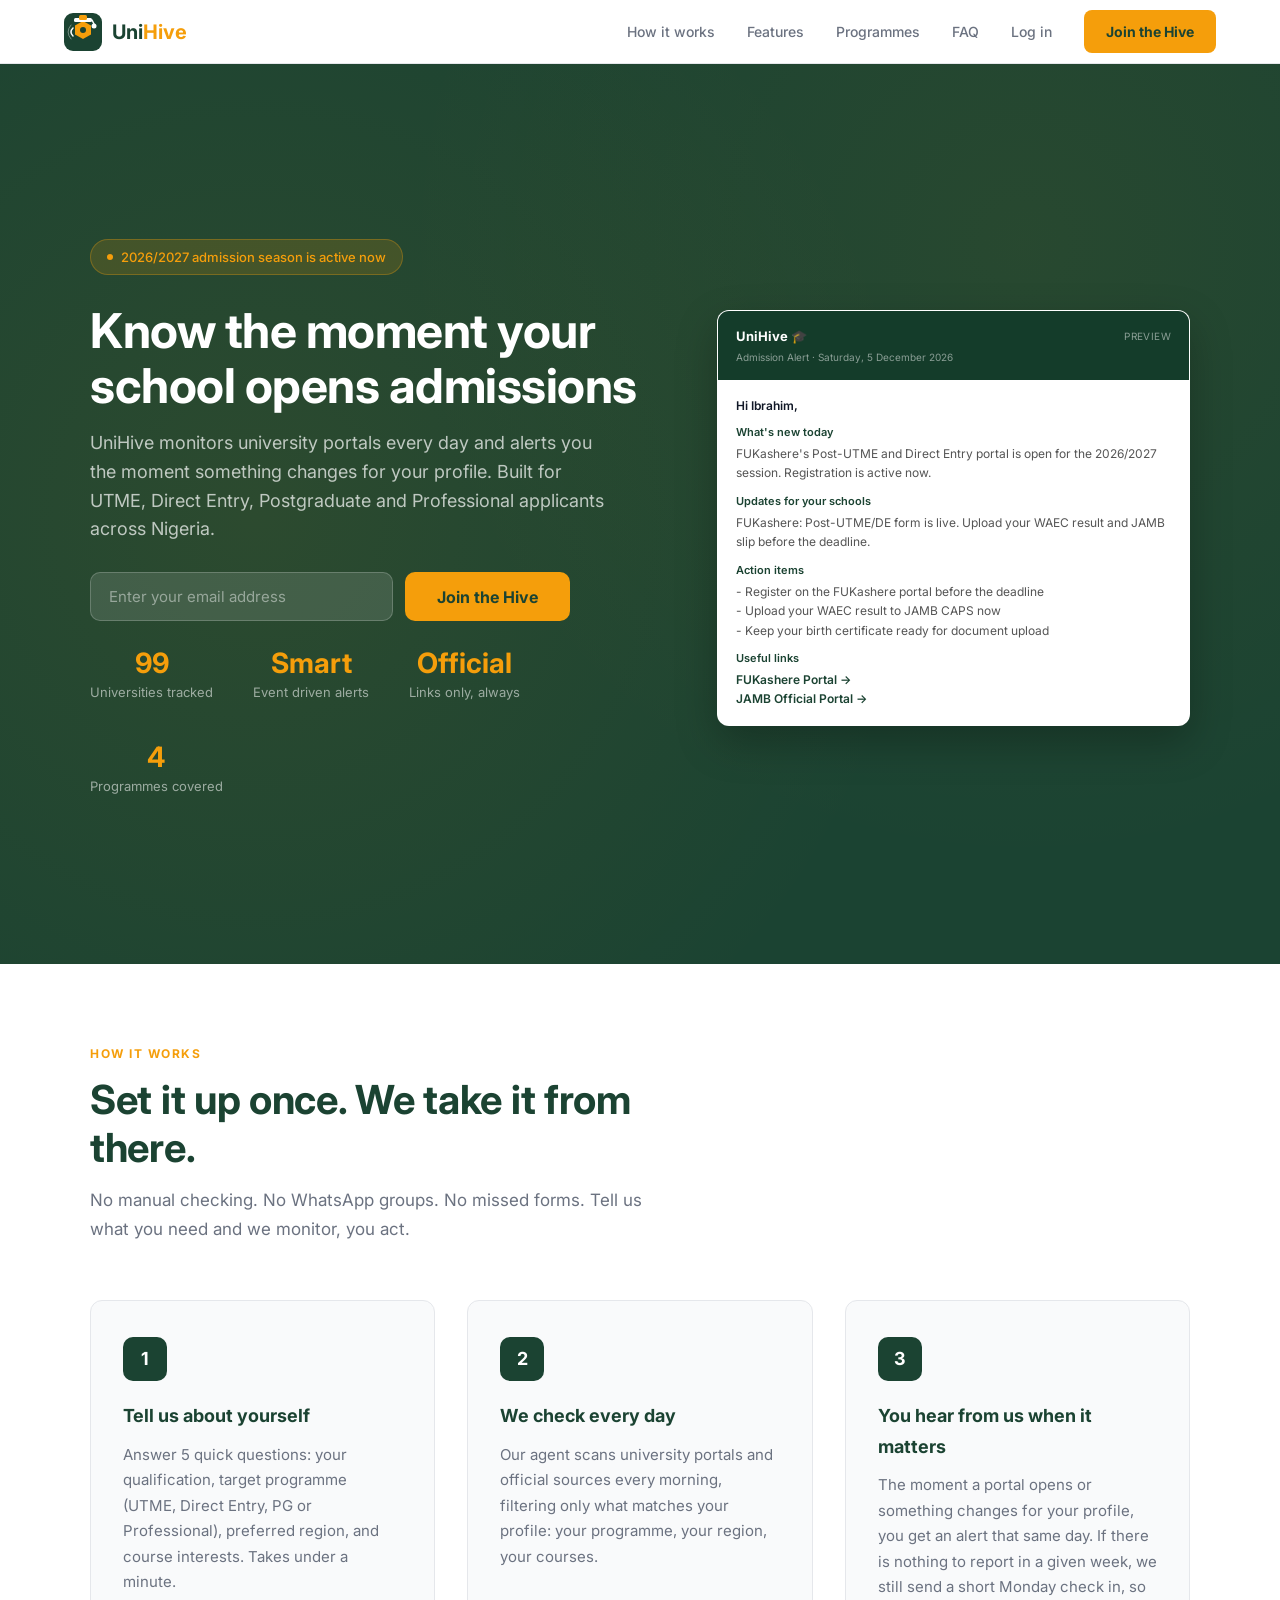
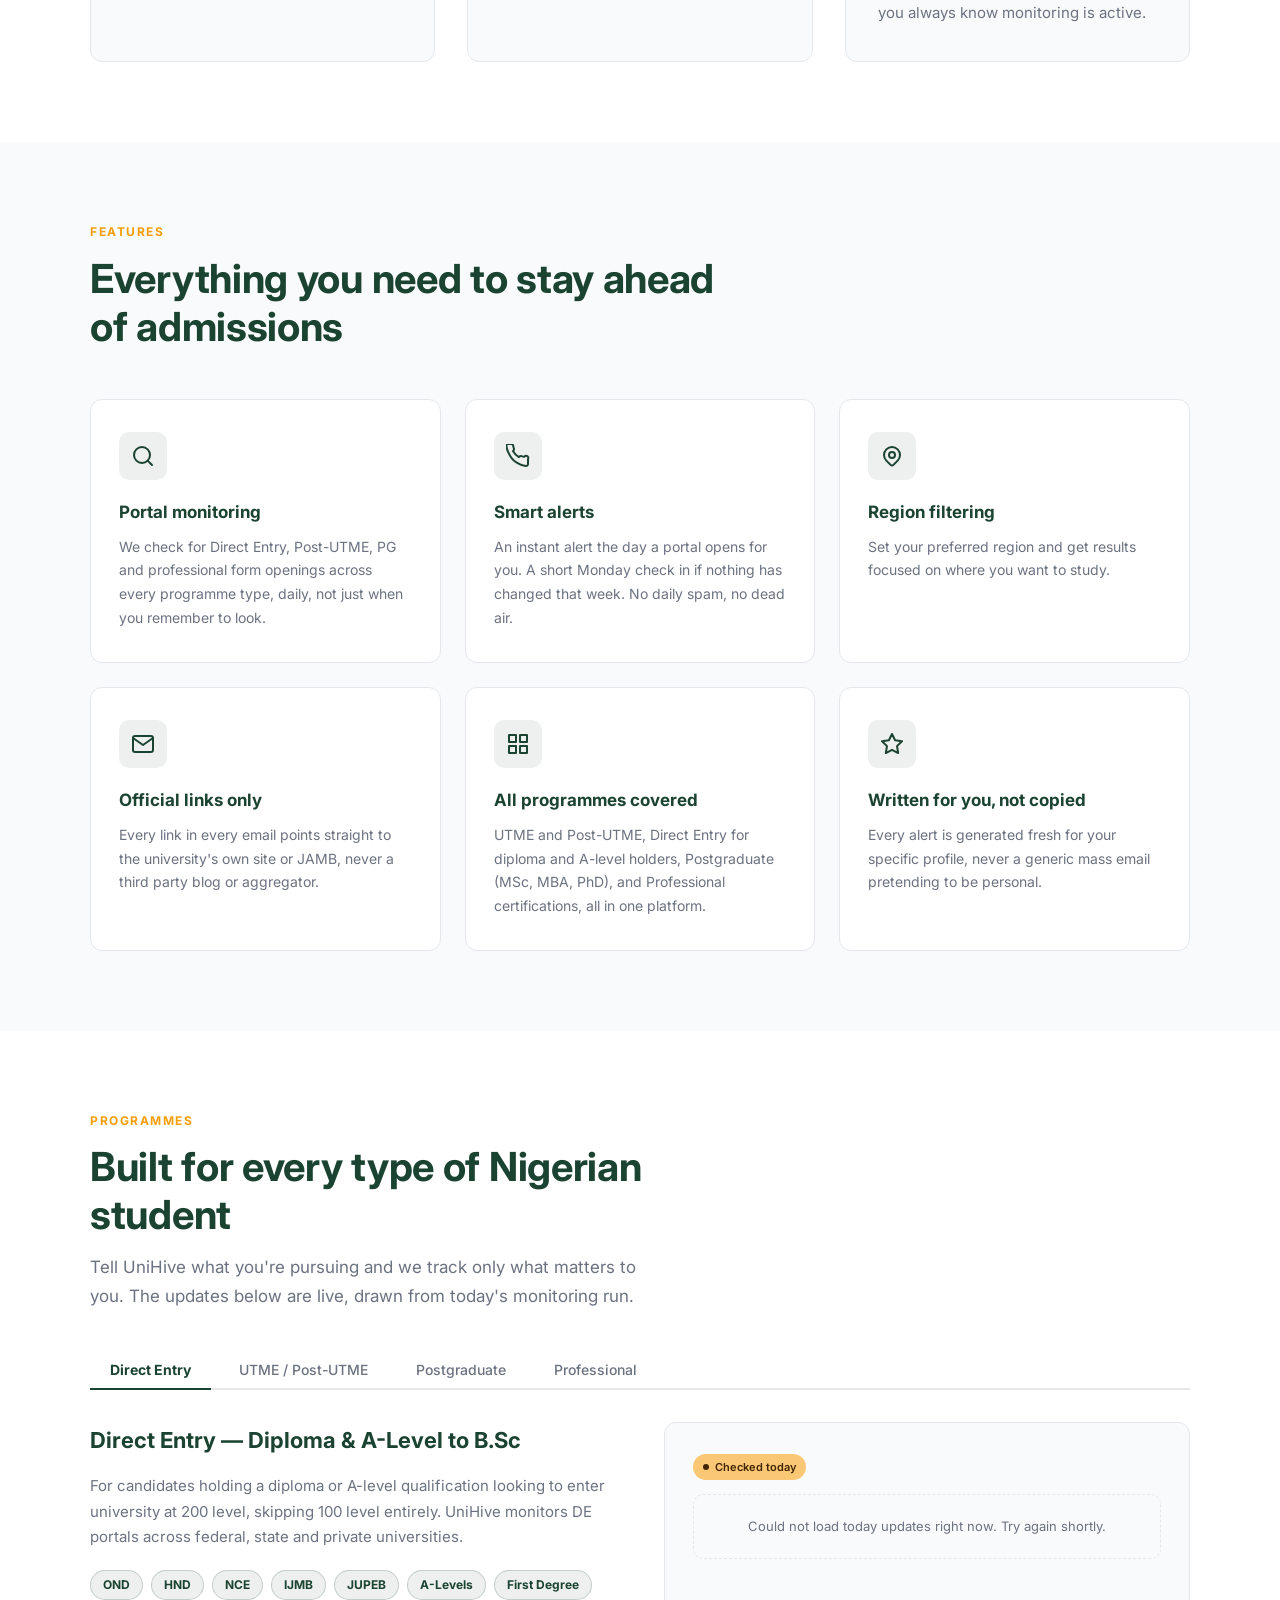
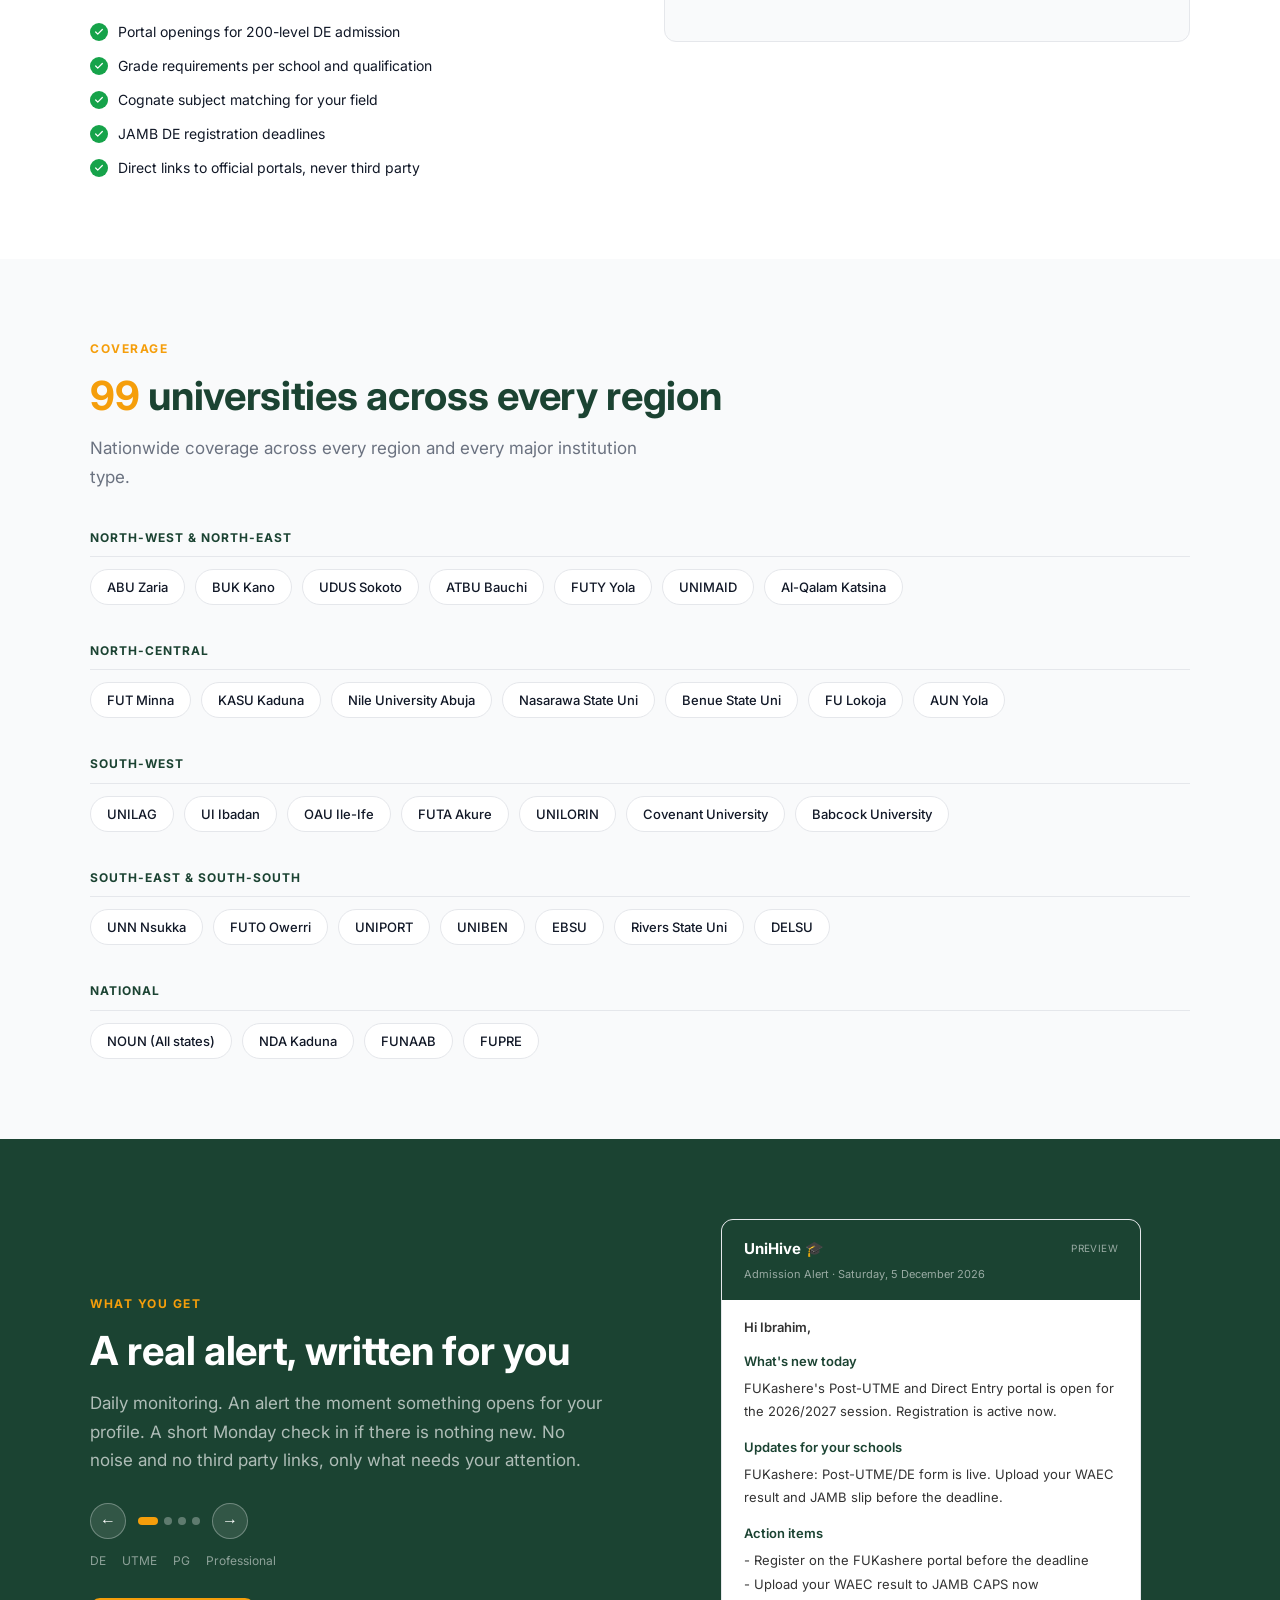
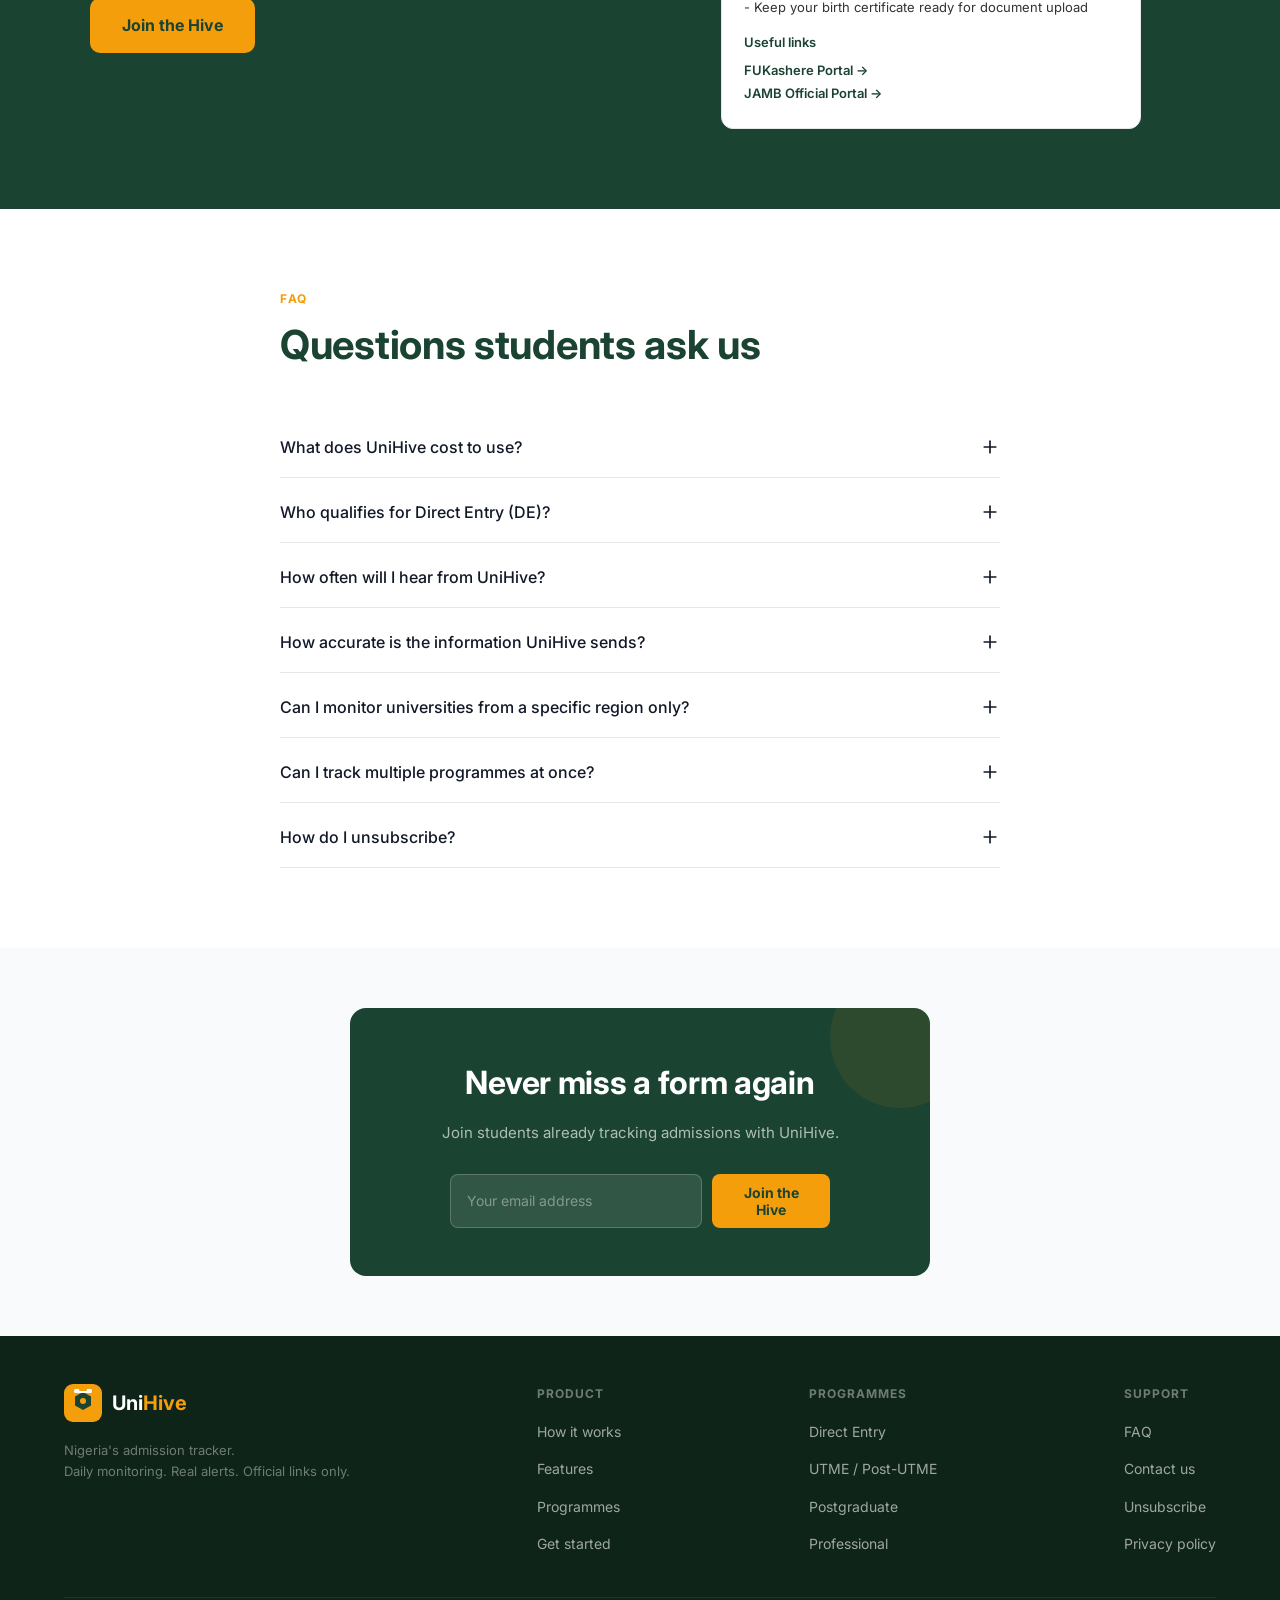
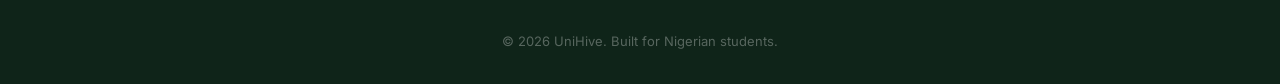
<file: index.html>
<!doctype html>
<html lang="en">
  <head>
    <meta charset="UTF-8" />
    <meta
      name="viewport"
      content="width=device-width, initial-scale=1.0, viewport-fit=cover"
    />
    <title>UniHive — Every Admission. Every Deadline. One Hive.</title>
    <link rel="icon" type="image/svg+xml" href="assets/favicon.svg" />
    <link rel="apple-touch-icon" href="assets/favicon.svg" />
    <meta name="theme-color" content="#0F2B1F" />
    <meta
      name="description"
      content="Nigeria's admission tracker. UniHive watches university portals daily and sends personalized alerts for UTME, Direct Entry, Postgraduate and Professional applicants the moment something opens."
    />
    <link rel="preconnect" href="https://fonts.googleapis.com" />
    <link rel="preconnect" href="https://fonts.gstatic.com" crossorigin />
    <link
      href="https://fonts.googleapis.com/css2?family=Inter:wght@400;500;700&display=swap"
      rel="stylesheet"
    />
    <link rel="stylesheet" href="css/styles.css" />
    <style>
      .prog-visual { min-height: 220px; }
      .prog-update-card {
        background: #F9FAFB;
        border: 1px solid #E5E7EB;
        border-radius: 10px;
        padding: 14px 16px;
        margin-bottom: 10px;
      }
      .prog-update-card .school-name { font-weight: 600; color: #111827; font-size: 14px; margin-bottom: 4px; }
      .prog-update-card .school-detail { color: #6B7280; font-size: 13px; line-height: 1.5; margin-bottom: 8px; }
      .prog-update-card a.school-link {
        color: #1B4332; font-size: 13px; font-weight: 600; text-decoration: none;
      }
      .prog-update-card a.school-link:hover { text-decoration: underline; }
      .prog-empty, .prog-loading {
        color: #6B7280;
        font-size: 13px;
        padding: 20px 16px;
        text-align: center;
        border: 1px dashed #E5E7EB;
        border-radius: 10px;
      }
      .badge-checked {
        display: inline-flex; align-items: center; gap: 6px;
        font-size: 11px; color: #412402; background: #FAC775;
        padding: 4px 10px; border-radius: 20px; margin-bottom: 14px; font-weight: 600;
      }
      .badge-checked .badge-dot {
        width: 6px; height: 6px; border-radius: 50%; background: #412402; display: inline-block;
      }
      .uni-count-highlight { color: #F59E0B; }
    </style>
  </head>
  <body>
    <!-- ── NAVBAR ── -->
    <nav>
      <a href="#" class="nav-logo">
        <svg class="logo-icon" viewBox="0 0 38 38" fill="none">
          <rect width="38" height="38" rx="9" fill="#1B4332" />
          <polygon
            points="19,8 27,12.5 27,21.5 19,26 11,21.5 11,12.5"
            fill="#F59E0B"
          />
          <polygon
            points="19,11 25,14.5 25,21 19,24.5 13,21 13,14.5"
            fill="#F59E0B"
            opacity="0.35"
          />
          <rect x="10" y="5" width="18" height="4" rx="1.5" fill="white" />
          <rect x="15" y="2" width="8" height="5" rx="1.5" fill="#F59E0B" />
          <line
            x1="28" y1="7" x2="30" y2="11"
            stroke="white" stroke-width="1.5" stroke-linecap="round"
          />
          <circle cx="30" cy="13" r="2.5" fill="white" />
          <path
            d="M9 15 Q5 19 9 23"
            fill="none" stroke="white" stroke-width="1.5" stroke-linecap="round"
          />
          <path
            d="M7 12 Q1 19 7 26"
            fill="none" stroke="white" stroke-width="1" stroke-linecap="round" opacity="0.4"
          />
          <circle cx="19" cy="17" r="3" fill="#1B4332" />
        </svg>
        <span class="logo-text"><span>Uni</span><span>Hive</span></span>
      </a>

      <ul class="nav-links" id="navLinks">
        <li><a href="#how-it-works">How it works</a></li>
        <li><a href="#features">Features</a></li>
        <li><a href="#programmes">Programmes</a></li>
        <li><a href="#faq">FAQ</a></li>
        <li><a href="login.html">Log in</a></li>
        <li>
          <a href="onboard.html" class="btn btn-primary">Join the Hive</a>
        </li>
      </ul>

      <button class="hamburger" id="hamburger" aria-label="Open menu">
        <span></span><span></span><span></span>
      </button>
    </nav>

    <!-- ── HERO ── -->
    <section class="hero" id="signup">
      <div class="hero-inner">
        <div class="hero-content">
          <div class="hero-badge">
            <span></span> <span id="heroSeasonText">Admission season is active now</span>
          </div>
          <h1>Know the moment your school opens admissions</h1>
          <p>
            UniHive monitors university portals every day and alerts you the
            moment something changes for your profile. Built for UTME, Direct
            Entry, Postgraduate and Professional applicants across Nigeria.
          </p>
          <form class="hero-form" onsubmit="handleSignup(event)" novalidate>
            <input type="email" placeholder="Enter your email address" />
            <button type="submit" class="btn btn-amber btn-lg">
              Join the Hive
            </button>
          </form>
          <div class="hero-stats">
            <div class="hero-stat">
              <strong>99</strong>
              <span>Universities tracked</span>
            </div>
            <div class="hero-stat">
              <strong>Smart</strong>
              <span>Event driven alerts</span>
            </div>
            <div class="hero-stat">
              <strong>Official</strong>
              <span>Links only, always</span>
            </div>
            <div class="hero-stat">
              <strong>4</strong>
              <span>Programmes covered</span>
            </div>
          </div>
        </div>

        <div class="hero-visual" id="heroCarouselWrapper">
          <!-- Built dynamically by JS (js/main.js), desktop only -->
        </div>
      </div>
    </section>

    <!-- ── HOW IT WORKS ── -->
    <section class="how" id="how-it-works">
      <div class="how-inner">
        <div class="how-header">
          <p class="section-label">How it works</p>
          <h2 class="section-title">
            Set it up once. We take it from there.
          </h2>
          <p class="section-sub">
            No manual checking. No WhatsApp groups. No missed forms. Tell us
            what you need and we monitor, you act.
          </p>
        </div>
        <div class="steps">
          <div class="step">
            <div class="step-num">1</div>
            <h3>Tell us about yourself</h3>
            <p>
              Answer 5 quick questions: your qualification, target
              programme (UTME, Direct Entry, PG or Professional),
              preferred region, and course interests. Takes under a
              minute.
            </p>
          </div>
          <div class="step">
            <div class="step-num">2</div>
            <h3>We check every day</h3>
            <p>
              Our agent scans university portals and official sources
              every morning, filtering only what matches your profile:
              your programme, your region, your courses.
            </p>
          </div>
          <div class="step">
            <div class="step-num">3</div>
            <h3>You hear from us when it matters</h3>
            <p>
              The moment a portal opens or something changes for your
              profile, you get an alert that same day. If there is
              nothing to report in a given week, we still send a short
              Monday check in, so you always know monitoring is active.
            </p>
          </div>
        </div>
      </div>
    </section>

    <!-- ── FEATURES ── -->
    <section class="features" id="features">
      <div class="features-inner">
        <p class="section-label">Features</p>
        <h2 class="section-title">
          Everything you need to stay ahead of admissions
        </h2>
        <div class="features-grid">
          <div class="feature-card">
            <div class="feature-icon">
              <svg viewBox="0 0 24 24">
                <circle cx="11" cy="11" r="8" />
                <line x1="21" y1="21" x2="16.65" y2="16.65" />
              </svg>
            </div>
            <h3>Portal monitoring</h3>
            <p>
              We check for Direct Entry, Post-UTME, PG and professional
              form openings across every programme type, daily, not just
              when you remember to look.
            </p>
          </div>
          <div class="feature-card">
            <div class="feature-icon">
              <svg viewBox="0 0 24 24">
                <path
                  d="M22 16.92v3a2 2 0 01-2.18 2 19.79 19.79 0 01-8.63-3.07A19.5 19.5 0 013.07 9.8 19.79 19.79 0 01.22 1.18 2 2 0 012.18 0h3a2 2 0 012 1.72c.127.96.361 1.903.7 2.81a2 2 0 01-.45 2.11L6.91 7.09a16 16 0 006 6l.56-.56a2 2 0 012.11-.45c.907.339 1.85.573 2.81.7A2 2 0 0122 14.92z"
                />
              </svg>
            </div>
            <h3>Smart alerts</h3>
            <p>
              An instant alert the day a portal opens for you. A short
              Monday check in if nothing has changed that week. No daily
              spam, no dead air.
            </p>
          </div>
          <div class="feature-card">
            <div class="feature-icon">
              <svg viewBox="0 0 24 24">
                <path
                  d="M17.657 16.657L13.414 20.9a1.998 1.998 0 01-2.827 0l-4.244-4.243a8 8 0 1111.314 0z"
                />
                <circle cx="12" cy="11" r="3" />
              </svg>
            </div>
            <h3>Region filtering</h3>
            <p>
              Set your preferred region and get results focused on where
              you want to study.
            </p>
          </div>
          <div class="feature-card">
            <div class="feature-icon">
              <svg viewBox="0 0 24 24">
                <path
                  d="M4 4h16c1.1 0 2 .9 2 2v12c0 1.1-.9 2-2 2H4c-1.1 0-2-.9-2-2V6c0-1.1.9-2 2-2z"
                />
                <polyline points="22,6 12,13 2,6" />
              </svg>
            </div>
            <h3>Official links only</h3>
            <p>
              Every link in every email points straight to the
              university's own site or JAMB, never a third party blog or
              aggregator.
            </p>
          </div>
          <div class="feature-card">
            <div class="feature-icon">
              <svg viewBox="0 0 24 24">
                <rect x="3" y="3" width="7" height="7" />
                <rect x="14" y="3" width="7" height="7" />
                <rect x="14" y="14" width="7" height="7" />
                <rect x="3" y="14" width="7" height="7" />
              </svg>
            </div>
            <h3>All programmes covered</h3>
            <p>
              UTME and Post-UTME, Direct Entry for diploma and A-level
              holders, Postgraduate (MSc, MBA, PhD), and Professional
              certifications, all in one platform.
            </p>
          </div>
          <div class="feature-card">
            <div class="feature-icon">
              <svg viewBox="0 0 24 24">
                <polygon
                  points="12 2 15.09 8.26 22 9.27 17 14.14 18.18 21.02 12 17.77 5.82 21.02 7 14.14 2 9.27 8.91 8.26 12 2"
                />
              </svg>
            </div>
            <h3>Written for you, not copied</h3>
            <p>
              Every alert is generated fresh for your specific profile,
              never a generic mass email pretending to be personal.
            </p>
          </div>
        </div>
      </div>
    </section>

    <!-- ── PROGRAMMES ── -->
    <section class="programmes" id="programmes">
      <div class="programmes-inner">
        <p class="section-label">Programmes</p>
        <h2 class="section-title">Built for every type of Nigerian student</h2>
        <p class="section-sub">
          Tell UniHive what you're pursuing and we track only what
          matters to you. The updates below are live, drawn from today's
          monitoring run.
        </p>

        <div class="prog-tabs">
          <button class="prog-tab active" onclick="switchTab('de')">
            Direct Entry
          </button>
          <button class="prog-tab" onclick="switchTab('utme')">
            UTME / Post-UTME
          </button>
          <button class="prog-tab" onclick="switchTab('pg')">
            Postgraduate
          </button>
          <button class="prog-tab" onclick="switchTab('prof')">
            Professional
          </button>
        </div>

        <!-- DE -->
        <div class="prog-content active" id="tab-de">
          <div class="prog-info">
            <h3>Direct Entry — Diploma & A-Level to B.Sc</h3>
            <p>
              For candidates holding a diploma or A-level qualification
              looking to enter university at 200 level, skipping 100
              level entirely. UniHive monitors DE portals across federal,
              state and private universities.
            </p>
            <div class="qual-tags">
              <span class="qual-tag">OND</span>
              <span class="qual-tag">HND</span>
              <span class="qual-tag">NCE</span>
              <span class="qual-tag">IJMB</span>
              <span class="qual-tag">JUPEB</span>
              <span class="qual-tag">A-Levels</span>
              <span class="qual-tag">First Degree</span>
            </div>
            <ul class="prog-list">
              <li>Portal openings for 200-level DE admission</li>
              <li>Grade requirements per school and qualification</li>
              <li>Cognate subject matching for your field</li>
              <li>JAMB DE registration deadlines</li>
              <li>Direct links to official portals, never third party</li>
            </ul>
          </div>
          <div class="prog-visual" id="prog-visual-de">
            <div class="badge-checked"><span class="badge-dot"></span> Checked today</div>
            <div class="prog-loading">Loading today's updates…</div>
          </div>
        </div>

        <!-- UTME -->
        <div class="prog-content" id="tab-utme">
          <div class="prog-info">
            <h3>UTME / Post-UTME</h3>
            <p>
              For WAEC/NECO candidates who have written JAMB and are
              waiting for Post-UTME forms, screening dates and cut-off
              marks across their preferred universities nationwide.
            </p>
            <ul class="prog-list">
              <li>Post-UTME form release alerts</li>
              <li>Cut-off mark updates per school</li>
              <li>Screening date and venue notifications</li>
              <li>Subject combination requirements</li>
              <li>Supplementary and second batch announcements</li>
            </ul>
          </div>
          <div class="prog-visual" id="prog-visual-utme">
            <div class="badge-checked"><span class="badge-dot"></span> Checked today</div>
            <div class="prog-loading">Loading today's updates…</div>
          </div>
        </div>

        <!-- PG -->
        <div class="prog-content" id="tab-pg">
          <div class="prog-info">
            <h3>Postgraduate Programmes</h3>
            <p>
              For B.Sc holders looking to pursue MSc, MBA, or PhD
              programmes across federal, state and private universities.
            </p>
            <ul class="prog-list">
              <li>MSc / MBA / PhD form openings</li>
              <li>Entry requirements per programme</li>
              <li>Application and resumption deadlines</li>
              <li>Direct links to postgraduate college portals</li>
            </ul>
          </div>
          <div class="prog-visual" id="prog-visual-pg">
            <div class="badge-checked"><span class="badge-dot"></span> Checked today</div>
            <div class="prog-loading">Loading today's updates…</div>
          </div>
        </div>

        <!-- PROFESSIONAL -->
        <div class="prog-content" id="tab-prof">
          <div class="prog-info">
            <h3>Professional Certificates</h3>
            <p>
              For students and graduates pursuing professional
              certifications and short courses alongside or instead of
              traditional degrees.
            </p>
            <ul class="prog-list">
              <li>ICAN, CIPM, NIM exam registration alerts</li>
              <li>Short course and diploma openings</li>
              <li>Online certification programme deadlines</li>
            </ul>
          </div>
          <div class="prog-visual" id="prog-visual-prof">
            <div class="badge-checked"><span class="badge-dot"></span> Checked today</div>
            <div class="prog-loading">Loading today's updates…</div>
          </div>
        </div>
      </div>
    </section>

    <!-- ── UNIVERSITIES ── -->
    <section class="universities">
      <div class="universities-inner">
        <p class="section-label">Coverage</p>
        <h2 class="section-title">
          <span class="uni-count-highlight">99</span> universities across every region
        </h2>
        <p class="section-sub">
          Nationwide coverage across every region and every major
          institution type.
        </p>

        <div class="uni-region">
          <div class="uni-region-label">North-West & North-East</div>
          <div class="uni-grid">
            <span class="uni-pill">ABU Zaria</span>
            <span class="uni-pill">BUK Kano</span>
            <span class="uni-pill">UDUS Sokoto</span>
            <span class="uni-pill">ATBU Bauchi</span>
            <span class="uni-pill">FUTY Yola</span>
            <span class="uni-pill">UNIMAID</span>
            <span class="uni-pill">Al-Qalam Katsina</span>
          </div>
        </div>

        <div class="uni-region">
          <div class="uni-region-label">North-Central</div>
          <div class="uni-grid">
            <span class="uni-pill">FUT Minna</span>
            <span class="uni-pill">KASU Kaduna</span>
            <span class="uni-pill">Nile University Abuja</span>
            <span class="uni-pill">Nasarawa State Uni</span>
            <span class="uni-pill">Benue State Uni</span>
            <span class="uni-pill">FU Lokoja</span>
            <span class="uni-pill">AUN Yola</span>
          </div>
        </div>

        <div class="uni-region">
          <div class="uni-region-label">South-West</div>
          <div class="uni-grid">
            <span class="uni-pill">UNILAG</span>
            <span class="uni-pill">UI Ibadan</span>
            <span class="uni-pill">OAU Ile-Ife</span>
            <span class="uni-pill">FUTA Akure</span>
            <span class="uni-pill">UNILORIN</span>
            <span class="uni-pill">Covenant University</span>
            <span class="uni-pill">Babcock University</span>
          </div>
        </div>

        <div class="uni-region">
          <div class="uni-region-label">South-East & South-South</div>
          <div class="uni-grid">
            <span class="uni-pill">UNN Nsukka</span>
            <span class="uni-pill">FUTO Owerri</span>
            <span class="uni-pill">UNIPORT</span>
            <span class="uni-pill">UNIBEN</span>
            <span class="uni-pill">EBSU</span>
            <span class="uni-pill">Rivers State Uni</span>
            <span class="uni-pill">DELSU</span>
          </div>
        </div>

        <div class="uni-region">
          <div class="uni-region-label">National</div>
          <div class="uni-grid">
            <span class="uni-pill">NOUN (All states)</span>
            <span class="uni-pill">NDA Kaduna</span>
            <span class="uni-pill">FUNAAB</span>
            <span class="uni-pill">FUPRE</span>
          </div>
        </div>
      </div>
    </section>

    <!-- ── EMAIL PREVIEW ── -->
    <section class="preview">
      <div class="preview-inner">
        <div>
          <p class="section-label">What you get</p>
          <h2 class="section-title">A real alert, written for you</h2>
          <p class="section-sub">
            Daily monitoring. An alert the moment something opens for
            your profile. A short Monday check in if there is nothing
            new. No noise and no third party links, only what needs your
            attention.
          </p>
          <br />
          <div class="carousel-controls">
            <button class="carousel-btn" onclick="prevSlide()">←</button>
            <div class="carousel-dots">
              <span class="carousel-dot active" onclick="goToSlide(0)"></span>
              <span class="carousel-dot" onclick="goToSlide(1)"></span>
              <span class="carousel-dot" onclick="goToSlide(2)"></span>
              <span class="carousel-dot" onclick="goToSlide(3)"></span>
            </div>
            <button class="carousel-btn" onclick="nextSlide()">→</button>
          </div>
          <div class="carousel-labels">
            <span>DE</span><span>UTME</span><span>PG</span
            ><span>Professional</span>
          </div>
          <br />
          <a href="onboard.html" class="btn btn-amber btn-lg">Join the Hive</a>
        </div>

        <div class="carousel-wrapper" id="carouselWrapper">
          <!-- Built dynamically by JS (js/main.js) -->
        </div>
      </div>
    </section>

    <!-- ── FAQ ── -->
    <section class="faq" id="faq">
      <div class="faq-inner">
        <p class="section-label">FAQ</p>
        <h2 class="section-title">Questions students ask us</h2>
        <div class="faq-list">
          <div class="faq-item">
            <button class="faq-q" onclick="toggleFaq(this)">
              What does UniHive cost to use?
              <svg class="faq-icon" viewBox="0 0 24 24" fill="none" stroke="currentColor" stroke-width="2" stroke-linecap="round">
                <line x1="12" y1="5" x2="12" y2="19" />
                <line x1="5" y1="12" x2="19" y2="12" />
              </svg>
            </button>
            <p class="faq-a">
              You can sign up and start receiving alerts today. If we
              introduce paid tiers with additional features in future,
              existing users will be told clearly in advance, well before
              anything changes.
            </p>
          </div>

          <div class="faq-item">
            <button class="faq-q" onclick="toggleFaq(this)">
              Who qualifies for Direct Entry (DE)?
              <svg class="faq-icon" viewBox="0 0 24 24" fill="none" stroke="currentColor" stroke-width="2" stroke-linecap="round">
                <line x1="12" y1="5" x2="12" y2="19" />
                <line x1="5" y1="12" x2="19" y2="12" />
              </svg>
            </button>
            <p class="faq-a">
              Direct Entry is open to candidates holding any of these
              qualifications: OND, HND, NCE, IJMB, JUPEB, Cambridge
              A-Levels, NABTEB (ANBC/ANTC), or a First Degree from a
              recognised university. These routes give access to
              200-level admission without sitting UTME.
            </p>
          </div>

          <div class="faq-item">
            <button class="faq-q" onclick="toggleFaq(this)">
              How often will I hear from UniHive?
              <svg class="faq-icon" viewBox="0 0 24 24" fill="none" stroke="currentColor" stroke-width="2" stroke-linecap="round">
                <line x1="12" y1="5" x2="12" y2="19" />
                <line x1="5" y1="12" x2="19" y2="12" />
              </svg>
            </button>
            <p class="faq-a">
              We check daily. The moment something relevant to your
              profile changes, you get an alert that same day. If
              nothing new comes up in a given week, you'll still get a
              short Monday check in, so you know monitoring is active
              without extra noise.
            </p>
          </div>

          <div class="faq-item">
            <button class="faq-q" onclick="toggleFaq(this)">
              How accurate is the information UniHive sends?
              <svg class="faq-icon" viewBox="0 0 24 24" fill="none" stroke="currentColor" stroke-width="2" stroke-linecap="round">
                <line x1="12" y1="5" x2="12" y2="19" />
                <line x1="5" y1="12" x2="19" y2="12" />
              </svg>
            </button>
            <p class="faq-a">
              We check admission-related sources every morning and
              rewrite what we find in plain language for your profile.
              Every link we send goes straight to the university's own
              site or JAMB, never a third party blog, so you can always
              confirm details yourself.
            </p>
          </div>

          <div class="faq-item">
            <button class="faq-q" onclick="toggleFaq(this)">
              Can I monitor universities from a specific region only?
              <svg class="faq-icon" viewBox="0 0 24 24" fill="none" stroke="currentColor" stroke-width="2" stroke-linecap="round">
                <line x1="12" y1="5" x2="12" y2="19" />
                <line x1="5" y1="12" x2="19" y2="12" />
              </svg>
            </button>
            <p class="faq-a">
              Yes. During onboarding you select your preferred region and
              we prioritize results from there.
            </p>
          </div>

          <div class="faq-item">
            <button class="faq-q" onclick="toggleFaq(this)">
              Can I track multiple programmes at once?
              <svg class="faq-icon" viewBox="0 0 24 24" fill="none" stroke="currentColor" stroke-width="2" stroke-linecap="round">
                <line x1="12" y1="5" x2="12" y2="19" />
                <line x1="5" y1="12" x2="19" y2="12" />
              </svg>
            </button>
            <p class="faq-a">
              Yes. During onboarding you can select multiple programmes,
              for example Direct Entry and Postgraduate at the same time.
              UniHive combines alerts for all your selected routes into
              one digest.
            </p>
          </div>

          <div class="faq-item">
            <button class="faq-q" onclick="toggleFaq(this)">
              How do I unsubscribe?
              <svg class="faq-icon" viewBox="0 0 24 24" fill="none" stroke="currentColor" stroke-width="2" stroke-linecap="round">
                <line x1="12" y1="5" x2="12" y2="19" />
                <line x1="5" y1="12" x2="19" y2="12" />
              </svg>
            </button>
            <p class="faq-a">
              Every email we send has an unsubscribe link at the bottom.
              One click and you're off our list permanently. No
              confirmation emails, no dark patterns.
            </p>
          </div>
        </div>
      </div>
    </section>

    <!-- ── FINAL CTA ── -->
    <section class="cta-section">
      <div class="cta-box">
        <h2>Never miss a form again</h2>
        <p>Join students already tracking admissions with UniHive.</p>
        <form class="cta-form" onsubmit="handleSignup(event)" novalidate>
          <input type="email" placeholder="Your email address" />
          <button type="submit" class="btn btn-amber">Join the Hive</button>
        </form>
      </div>
    </section>

    <!-- ── FOOTER ── -->
    <footer>
      <div class="footer-top">
        <div class="footer-brand">
          <a href="#" class="nav-logo" style="display: inline-flex">
            <svg class="logo-icon" viewBox="0 0 38 38" fill="none">
              <rect width="38" height="38" rx="9" fill="#F59E0B" />
              <polygon
                points="19,8 27,12.5 27,21.5 19,26 11,21.5 11,12.5"
                fill="#1B4332"
              />
              <rect x="10" y="5" width="18" height="4" rx="1.5" fill="white" />
              <rect x="15" y="2" width="8" height="5" rx="1.5" fill="#F59E0B" />
              <circle cx="19" cy="17" r="3" fill="#F59E0B" />
            </svg>
            <span class="logo-text" style="color: white"
              ><span style="color: white">Uni</span
              ><span style="color: #f59e0b">Hive</span></span
            >
          </a>
          <p>
            Nigeria's admission tracker.<br />Daily monitoring. Real
            alerts. Official links only.
          </p>
        </div>
        <div class="footer-links">
          <h5>Product</h5>
          <ul>
            <li><a href="#how-it-works">How it works</a></li>
            <li><a href="#features">Features</a></li>
            <li><a href="#programmes">Programmes</a></li>
            <li><a href="onboard.html">Get started</a></li>
          </ul>
        </div>
        <div class="footer-links">
          <h5>Programmes</h5>
          <ul>
            <li><a href="#programmes">Direct Entry</a></li>
            <li><a href="#programmes">UTME / Post-UTME</a></li>
            <li><a href="#programmes">Postgraduate</a></li>
            <li><a href="#programmes">Professional</a></li>
          </ul>
        </div>
        <div class="footer-links">
          <h5>Support</h5>
          <ul>
            <li><a href="#faq">FAQ</a></li>
            <li><a href="mailto:hello@unihive.com.ng">Contact us</a></li>
            <li><a href="unsubscribe.html">Unsubscribe</a></li>
            <li><a href="privacy.html">Privacy policy</a></li>
          </ul>
        </div>
      </div>
      <div class="footer-bottom">
        <p>© 2026 UniHive. Built for Nigerian students.</p>
      </div>
    </footer>

    <script src="js/main.js"></script>
    <script>
      var UNIHIVE_API = 'https://unihive-backend-production.up.railway.app';
      var PROGRAMME_LIST = ['de', 'utme', 'pg', 'prof'];

      function escapeHtml(str) {
        var div = document.createElement('div');
        div.textContent = str || '';
        return div.innerHTML;
      }

      function renderProgrammeContainer(programme, updates) {
        var containerId = 'prog-visual-' + programme;
        var container = document.getElementById(containerId);
        if (!container) return;

        if (!Array.isArray(updates) || updates.length === 0) {
          container.innerHTML =
            '<div class="badge-checked"><span class="badge-dot"></span> Checked today</div>' +
            '<div class="prog-empty">No new updates found for this programme today. Sign up to get alerted the moment something changes.</div>';
          return;
        }

        var cardsHtml = updates.slice(0, 6).map(function (u) {
          var linkHtml = u.official_link
            ? '<a href="' + escapeHtml(u.official_link) + '" target="_blank" rel="noopener" class="school-link">Official portal &rarr;</a>'
            : '';
          return (
            '<div class="prog-update-card">' +
              '<div class="school-name">' + escapeHtml(u.school_name) + '</div>' +
              '<div class="school-detail">' + escapeHtml(u.summary) + '</div>' +
              linkHtml +
            '</div>'
          );
        }).join('');

        container.innerHTML =
          '<div class="badge-checked"><span class="badge-dot"></span> Checked today</div>' +
          cardsHtml;
      }

      function loadAllProgrammeUpdates() {
        PROGRAMME_LIST.forEach(function (programme) {
          fetch(UNIHIVE_API + '/api/public-updates?programme=' + programme)
            .then(function (res) { return res.json(); })
            .then(function (updates) {
              renderProgrammeContainer(programme, updates);
            })
            .catch(function (err) {
              var container = document.getElementById('prog-visual-' + programme);
              if (container) {
                container.innerHTML =
                  '<div class="badge-checked"><span class="badge-dot"></span> Checked today</div>' +
                  '<div class="prog-empty">Could not load today updates right now. Try again shortly.</div>';
              }
              console.error('loadProgrammeUpdates error for ' + programme + ':', err);
            });
        });
      }

      function setAdmissionSeasonText() {
        var el = document.getElementById('heroSeasonText');
        if (!el) return;
        var now = new Date();
        var year = now.getFullYear();
        var month = now.getMonth();
        var startYear = month >= 8 ? year : year - 1;
        var endYear = startYear + 1;
        el.textContent = startYear + '/' + endYear + ' admission season is active now';
      }

      document.addEventListener('DOMContentLoaded', function () {
        setAdmissionSeasonText();
        loadAllProgrammeUpdates();
      });
    </script>
  </body>
</html>
</file>
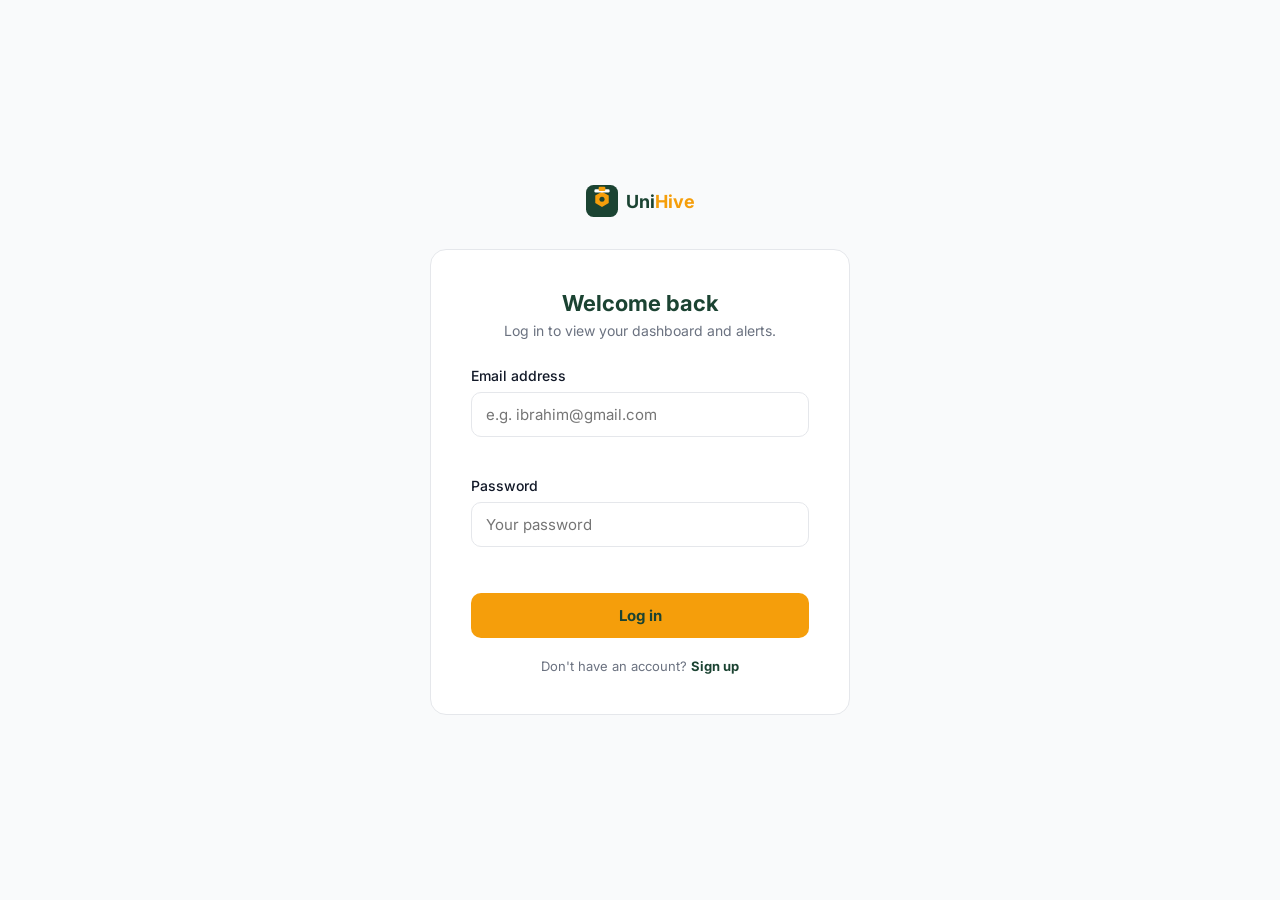
<file: dashboard.html>
<!DOCTYPE html>
<html lang="en">
<head>
  <meta charset="UTF-8">
  <meta name="viewport" content="width=device-width, initial-scale=1.0">
  <title>Dashboard — UniHive</title>
  <link rel="preconnect" href="https://fonts.googleapis.com">
  <link rel="preconnect" href="https://fonts.gstatic.com" crossorigin>
  <link href="https://fonts.googleapis.com/css2?family=Inter:wght@400;500;700&display=swap" rel="stylesheet">
  <link rel="icon" type="image/svg+xml" href="assets/favicon.svg">
  <meta name="theme-color" content="#1B4332">
  <style>
    *, *::before, *::after { box-sizing: border-box; margin: 0; padding: 0; }
    body {
      font-family: 'Inter', sans-serif;
      background: #F9FAFB;
      min-height: 100vh;
    }
    nav {
      background: #fff;
      border-bottom: 1px solid #E5E7EB;
      padding: 0 5%;
      height: 64px;
      display: flex;
      align-items: center;
      justify-content: space-between;
    }
    .nav-logo { display: flex; align-items: center; gap: 8px; text-decoration: none; }
    .nav-logo svg { width: 32px; height: 32px; }
    .logo-text { font-size: 18px; font-weight: 700; }
    .logo-text span:first-child { color: #1B4332; }
    .logo-text span:last-child { color: #F59E0B; }
    .nav-right { display: flex; align-items: center; gap: 16px; }
    .avatar {
      width: 32px; height: 32px; border-radius: 50%;
      background: #FAC775; color: #412402;
      display: flex; align-items: center; justify-content: center;
      font-size: 13px; font-weight: 700;
    }
    .logout-btn {
      font-size: 13px; color: #6B7280; background: none; border: none;
      cursor: pointer; font-family: 'Inter', sans-serif;
    }
    .logout-btn:hover { color: #1B4332; }

    main { max-width: 720px; margin: 0 auto; padding: 32px 5% 60px; }
    .welcome { font-size: 22px; font-weight: 700; color: #111827; margin-bottom: 4px; }
    .welcome-sub { font-size: 14px; color: #6B7280; margin-bottom: 24px; }

    .stats-grid { display: grid; grid-template-columns: repeat(3, 1fr); gap: 10px; margin-bottom: 24px; }
    .stat-card { background: #fff; border: 1px solid #E5E7EB; border-radius: 10px; padding: 14px; }
    .stat-label { font-size: 12px; color: #6B7280; }
    .stat-value { font-size: 20px; font-weight: 700; color: #111827; margin-top: 4px; }
    .stat-value.active { color: #16A34A; font-size: 15px; margin-top: 7px; }

    .card { background: #fff; border: 1px solid #E5E7EB; border-radius: 12px; padding: 20px; margin-bottom: 16px; }
    .card-header { display: flex; justify-content: space-between; align-items: center; margin-bottom: 14px; }
    .card-title { font-size: 15px; font-weight: 700; color: #111827; }
    .edit-link { font-size: 13px; color: #1B4332; font-weight: 700; cursor: pointer; background: none; border: none; font-family: 'Inter', sans-serif; }

    .profile-grid { display: grid; grid-template-columns: 1fr 1fr; gap: 14px; font-size: 13px; }
    .profile-field-label { color: #6B7280; margin-bottom: 2px; }
    .profile-field-value { color: #111827; font-weight: 500; }

    .alert-row { display: flex; justify-content: space-between; padding: 10px 0; border-bottom: 1px solid #F3F4F6; font-size: 13px; }
    .alert-row:last-child { border-bottom: none; }
    .alert-subject { color: #111827; }
    .alert-date { color: #9CA3AF; }
    .empty-state { font-size: 13px; color: #9CA3AF; text-align: center; padding: 20px 0; }

    .loading { text-align: center; padding: 60px 0; color: #6B7280; font-size: 14px; }

    /* Edit form (hidden by default) */
    .edit-form { display: none; }
    .edit-form.active { display: block; }
    .form-group { margin-bottom: 14px; }
    .form-group label { display: block; font-size: 13px; font-weight: 500; color: #111827; margin-bottom: 6px; }
    .course-tags { display: flex; flex-wrap: wrap; gap: 8px; margin-bottom: 8px; max-height: 220px; overflow-y: auto; padding: 4px 0; }
    .course-search-input {
      width: 100%; padding: 10px 14px; border-radius: 8px; border: 1.5px solid #E5E7EB;
      font-size: 13px; font-family: 'Inter', sans-serif; outline: none; margin-bottom: 10px;
    }
    .course-search-input:focus { border-color: #1B4332; }
    .course-tag {
      padding: 6px 14px; border-radius: 100px; border: 1.5px solid #E5E7EB;
      background: #fff; font-size: 12px; font-weight: 500; color: #111827;
      cursor: pointer; transition: all 0.2s;
    }
    .course-tag.selected { background: #1B4332; border-color: #1B4332; color: #fff; }
    .save-btn {
      background: #F59E0B; color: #1B4332; border: none; border-radius: 8px;
      padding: 10px 20px; font-size: 13px; font-weight: 700; cursor: pointer;
      font-family: 'Inter', sans-serif; margin-top: 6px;
    }
    .save-status { font-size: 12px; margin-top: 8px; display: none; }
    .save-status.success { color: #16A34A; display: block; }
    .save-status.error { color: #DC2626; display: block; }
  </style>
</head>
<body>

  <nav>
    <a href="index.html" class="nav-logo">
      <svg viewBox="0 0 38 38" fill="none">
        <rect width="38" height="38" rx="9" fill="#1B4332"/>
        <polygon points="19,8 27,12.5 27,21.5 19,26 11,21.5 11,12.5" fill="#F59E0B"/>
        <rect x="10" y="5" width="18" height="4" rx="1.5" fill="white"/>
        <rect x="15" y="2" width="8" height="5" rx="1.5" fill="#F59E0B"/>
        <circle cx="19" cy="17" r="3" fill="#1B4332"/>
      </svg>
      <span class="logo-text"><span>Uni</span><span>Hive</span></span>
    </a>
    <div class="nav-right">
      <div class="avatar" id="avatarInitials">—</div>
      <button class="logout-btn" onclick="logout()">Log out</button>
    </div>
  </nav>

  <main>
    <div id="loadingState" class="loading">Loading your dashboard...</div>

    <div id="dashboardContent" style="display:none">
      <div class="welcome" id="welcomeText">Welcome back</div>
      <div class="welcome-sub" id="welcomeSub"></div>

      <div class="stats-grid">
        <div class="stat-card">
          <div class="stat-label">Schools tracked</div>
          <div class="stat-value" id="statSchools">0</div>
        </div>
        <div class="stat-card">
          <div class="stat-label">Alerts received</div>
          <div class="stat-value" id="statAlerts">0</div>
        </div>
        <div class="stat-card">
          <div class="stat-label">Status</div>
          <div class="stat-value active" id="statStatus">Active</div>
        </div>
      </div>

      <div class="card">
        <div class="card-header">
          <span class="card-title">Your profile</span>
          <button class="edit-link" onclick="toggleEdit()" id="editToggleBtn">Edit</button>
        </div>

        <div id="profileView" class="profile-grid">
          <div><div class="profile-field-label">Programme</div><div class="profile-field-value" id="pProgramme">—</div></div>
          <div><div class="profile-field-label">Qualification</div><div class="profile-field-value" id="pQual">—</div></div>
          <div><div class="profile-field-label">Region</div><div class="profile-field-value" id="pRegion">—</div></div>
          <div><div class="profile-field-label">Courses</div><div class="profile-field-value" id="pCourses">—</div></div>
        </div>

        <div id="editForm" class="edit-form">
          <div class="form-group">
            <label>Courses</label>
            <input type="text" class="course-search-input" id="courseSearchInput" placeholder="Search to add a course..." oninput="filterDashboardCourses(this.value)" />
            <div class="course-tags" id="editCourseTags"></div>
          </div>
          <button class="save-btn" onclick="saveProfile()">Save changes</button>
          <div class="save-status" id="saveStatus"></div>
        </div>
      </div>

      <div class="card">
        <div class="card-header">
          <span class="card-title">Recent alerts</span>
        </div>
        <div id="alertsList"></div>
      </div>
    </div>
  </main>

<script>
  const API = 'https://unihive-backend-production.up.railway.app';
  let currentProfile = null;
  let selectedCourses = [];
  let allCourses = [];
  let featuredCourses = [];

  async function loadCourseList() {
    try {
      const res = await fetch('data/courses.json');
      const data = await res.json();
      allCourses = data.all;
      featuredCourses = data.featured;
    } catch (e) {
      console.error('Could not load course list:', e);
    }
  }

  function getToken() {
    return localStorage.getItem('unihive_token');
  }

  function logout() {
    localStorage.removeItem('unihive_token');
    localStorage.removeItem('unihive_user');
    window.location.href = 'login.html';
  }

  function initials(name) {
    return (name || '?').trim().slice(0, 2).toUpperCase();
  }

  const programmeLabels = {
    utme: 'UTME / Post-UTME', de: 'Direct Entry',
    pg: 'Postgraduate', prof: 'Professional Certificate',
  };
  const qualLabels = {
    waec: 'WAEC / NECO / NABTEB', ond: 'OND', hnd: 'HND', nce: 'NCE',
    ijmb: 'IJMB / JUPEB', alevel: 'Cambridge A-Levels / IB',
    degree: 'First Degree', other: 'Other',
  };
  const regionLabels = {
    north: 'Northern Nigeria', southwest: 'South-West',
    southeast: 'South-East', southsouth: 'South-South', any: 'Any region',
  };

  async function loadDashboard() {
    const token = getToken();
    if (!token) {
      window.location.href = 'login.html';
      return;
    }

    try {
      const [profileRes, alertsRes] = await Promise.all([
        fetch(`${API}/api/profile`, { headers: { Authorization: `Bearer ${token}` } }),
        fetch(`${API}/api/alerts`, { headers: { Authorization: `Bearer ${token}` } }),
      ]);

      if (profileRes.status === 401) {
        logout();
        return;
      }

      const profile = await profileRes.json();
      const alerts = await alertsRes.json();
      currentProfile = profile;

      renderDashboard(profile, alerts);
    } catch (err) {
      document.getElementById('loadingState').textContent = 'Could not load your dashboard. Please try refreshing.';
    }
  }

  function renderDashboard(profile, alerts) {
    document.getElementById('avatarInitials').textContent = initials(profile.name);
    document.getElementById('welcomeText').textContent = `Welcome back, ${profile.name}`;
    document.getElementById('welcomeSub').textContent =
      `We are watching ${profile.schools.length || 'all'} ${profile.schools.length === 1 ? 'school' : 'schools'} across your ${(profile.programmes || []).map(p => programmeLabels[p] || p).join(', ').toLowerCase()} profile`;

    document.getElementById('statSchools').textContent = profile.schools.length > 0 ? profile.schools.length : 'All';
    document.getElementById('statAlerts').textContent = alerts.length;
    document.getElementById('statStatus').textContent = profile.active ? 'Active' : 'Paused';

    document.getElementById('pProgramme').textContent = (profile.programmes || []).map(p => programmeLabels[p] || p).join(', ') || '—';
    document.getElementById('pQual').textContent = qualLabels[profile.qualification] || profile.qualification || '—';
    document.getElementById('pRegion').textContent = regionLabels[profile.region] || profile.region || '—';
    document.getElementById('pCourses').textContent = (profile.courses || []).join(', ') || '—';

    renderEditCourseTags(profile.courses || []);

    const alertsList = document.getElementById('alertsList');
    if (alerts.length === 0) {
      alertsList.innerHTML = '<div class="empty-state">No alerts yet. We will email you the moment something relevant comes up.</div>';
    } else {
      alertsList.innerHTML = alerts.map(a => {
        const date = new Date(a.sent_at).toLocaleDateString('en-NG', { month: 'short', day: 'numeric' });
        return `<div class="alert-row"><span class="alert-subject">${escapeHtml(a.subject)}</span><span class="alert-date">${date}</span></div>`;
      }).join('');
    }

    document.getElementById('loadingState').style.display = 'none';
    document.getElementById('dashboardContent').style.display = 'block';
  }

  function escapeHtml(str) {
    const div = document.createElement('div');
    div.textContent = str || '';
    return div.innerHTML;
  }

  function toggleEdit() {
    const form = document.getElementById('editForm');
    const view = document.getElementById('profileView');
    const btn = document.getElementById('editToggleBtn');
    const isOpen = form.classList.contains('active');
    form.classList.toggle('active', !isOpen);
    view.style.display = isOpen ? 'grid' : 'none';
    btn.textContent = isOpen ? 'Edit' : 'Cancel';
  }

  function renderEditCourseTags(initialCourses) {
    selectedCourses = [...initialCourses];
    renderCourseTagList(featuredCourses);
  }

  function renderCourseTagList(poolToShow) {
    const container = document.getElementById('editCourseTags');
    const combined = [...new Set([...selectedCourses, ...poolToShow])];
    container.innerHTML = combined.map(c => {
      const isSelected = selectedCourses.includes(c);
      return `<span class="course-tag ${isSelected ? 'selected' : ''}" data-course="${escapeHtml(c)}" onclick="toggleDashboardCourse(this)">${escapeHtml(c)}</span>`;
    }).join('');
  }

  function toggleDashboardCourse(tag) {
    const course = tag.dataset.course;
    tag.classList.toggle('selected');
    if (tag.classList.contains('selected')) {
      if (!selectedCourses.includes(course)) selectedCourses.push(course);
    } else {
      selectedCourses = selectedCourses.filter(c => c !== course);
    }
  }

  function filterDashboardCourses(query) {
    const q = query.toLowerCase().trim();
    if (!q) {
      renderCourseTagList(featuredCourses);
      return;
    }
    const matches = allCourses.filter(c => c.toLowerCase().includes(q)).slice(0, 20);
    renderCourseTagList(matches);
  }

  async function saveProfile() {
    const token = getToken();
    const statusEl = document.getElementById('saveStatus');
    const courses = selectedCourses;

    if (courses.length === 0) {
      statusEl.textContent = 'Select at least one course';
      statusEl.className = 'save-status error';
      return;
    }

    try {
      const res = await fetch(`${API}/api/profile`, {
        method: 'PUT',
        headers: {
          'Content-Type': 'application/json',
          Authorization: `Bearer ${token}`,
        },
        body: JSON.stringify({
          programmes: currentProfile.programmes,
          qualification: currentProfile.qualification,
          region: currentProfile.region,
          schools: currentProfile.schools,
          courses,
        }),
      });

      if (res.ok) {
        statusEl.textContent = 'Saved successfully';
        statusEl.className = 'save-status success';
        document.getElementById('pCourses').textContent = courses.join(', ');
        setTimeout(() => toggleEdit(), 1200);
      } else {
        statusEl.textContent = 'Could not save changes';
        statusEl.className = 'save-status error';
      }
    } catch (err) {
      statusEl.textContent = 'Could not reach the server';
      statusEl.className = 'save-status error';
    }
  }

  document.addEventListener('DOMContentLoaded', () => {
    loadCourseList();
    loadDashboard();
  });
</script>
</body>
</html>
</file>
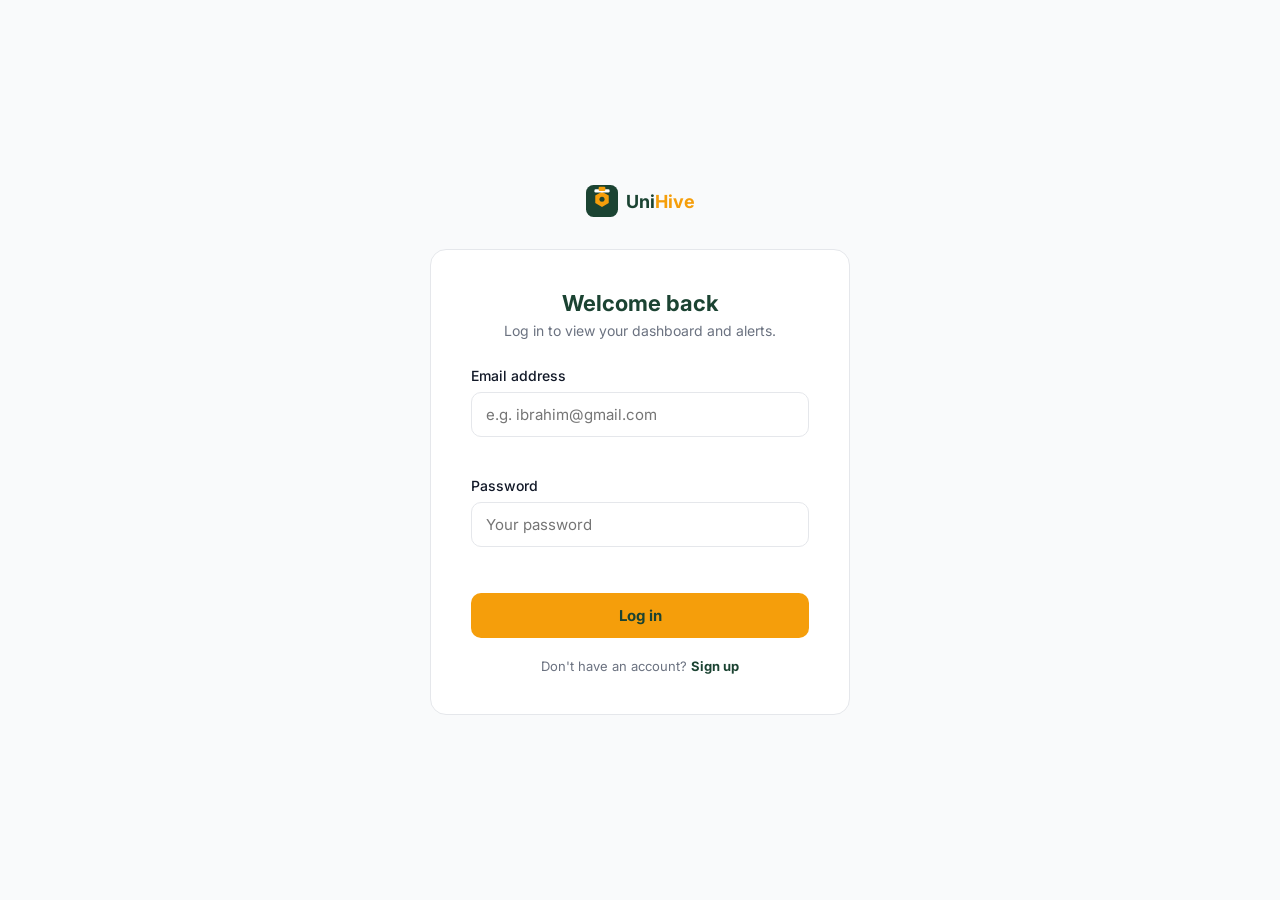
<file: login.html>
<!DOCTYPE html>
<html lang="en">
<head>
  <meta charset="UTF-8">
  <meta name="viewport" content="width=device-width, initial-scale=1.0">
  <title>Log in — UniHive</title>
  <link rel="preconnect" href="https://fonts.googleapis.com">
  <link rel="preconnect" href="https://fonts.gstatic.com" crossorigin>
  <link href="https://fonts.googleapis.com/css2?family=Inter:wght@400;500;700&display=swap" rel="stylesheet">
  <link rel="icon" type="image/svg+xml" href="assets/favicon.svg">
  <meta name="theme-color" content="#1B4332">
  <style>
    *, *::before, *::after { box-sizing: border-box; margin: 0; padding: 0; }
    body {
      font-family: 'Inter', sans-serif;
      background: #F9FAFB;
      min-height: 100vh;
      display: flex;
      flex-direction: column;
      align-items: center;
      justify-content: center;
      padding: 20px;
    }
    .card {
      background: #fff;
      border-radius: 16px;
      border: 1px solid #E5E7EB;
      padding: 40px;
      max-width: 420px;
      width: 100%;
    }
    .logo {
      display: flex;
      align-items: center;
      justify-content: center;
      gap: 8px;
      margin-bottom: 32px;
      text-decoration: none;
    }
    .logo svg { width: 32px; height: 32px; }
    .logo-text { font-size: 18px; font-weight: 700; }
    .logo-text span:first-child { color: #1B4332; }
    .logo-text span:last-child { color: #F59E0B; }
    h1 { font-size: 22px; font-weight: 700; color: #1B4332; margin-bottom: 6px; text-align: center; }
    .sub { font-size: 14px; color: #6B7280; text-align: center; margin-bottom: 28px; }
    .form-group { margin-bottom: 18px; }
    .form-group label {
      display: block;
      font-size: 14px;
      font-weight: 500;
      color: #111827;
      margin-bottom: 8px;
    }
    .form-group input {
      width: 100%;
      padding: 12px 14px;
      border-radius: 10px;
      border: 1.5px solid #E5E7EB;
      font-size: 15px;
      font-family: 'Inter', sans-serif;
      outline: none;
      transition: border-color 0.2s;
    }
    .form-group input:focus { border-color: #1B4332; }
    .field-error {
      display: block;
      font-size: 12px;
      color: #DC2626;
      margin-top: 6px;
      min-height: 16px;
    }
    .btn-login {
      width: 100%;
      padding: 13px 24px;
      background: #F59E0B;
      color: #1B4332;
      border: none;
      border-radius: 10px;
      font-size: 15px;
      font-weight: 700;
      font-family: 'Inter', sans-serif;
      cursor: pointer;
      margin-top: 6px;
      transition: opacity 0.2s;
    }
    .btn-login:hover { opacity: 0.9; }
    .btn-login:disabled { opacity: 0.6; cursor: not-allowed; }
    .form-error {
      background: rgba(220,38,38,0.06);
      border: 1px solid rgba(220,38,38,0.2);
      color: #DC2626;
      font-size: 13px;
      padding: 10px 14px;
      border-radius: 8px;
      margin-bottom: 18px;
      display: none;
    }
    .footer-link {
      text-align: center;
      font-size: 13px;
      color: #6B7280;
      margin-top: 20px;
    }
    .footer-link a { color: #1B4332; font-weight: 700; text-decoration: none; }
  </style>
</head>
<body>

  <a href="index.html" class="logo">
    <svg viewBox="0 0 38 38" fill="none">
      <rect width="38" height="38" rx="9" fill="#1B4332"/>
      <polygon points="19,8 27,12.5 27,21.5 19,26 11,21.5 11,12.5" fill="#F59E0B"/>
      <rect x="10" y="5" width="18" height="4" rx="1.5" fill="white"/>
      <rect x="15" y="2" width="8" height="5" rx="1.5" fill="#F59E0B"/>
      <circle cx="19" cy="17" r="3" fill="#1B4332"/>
    </svg>
    <span class="logo-text"><span>Uni</span><span>Hive</span></span>
  </a>

  <div class="card">
    <h1>Welcome back</h1>
    <p class="sub">Log in to view your dashboard and alerts.</p>

    <div class="form-error" id="formError"></div>

    <form id="loginForm" onsubmit="handleLogin(event)">
      <div class="form-group">
        <label for="email">Email address</label>
        <input type="email" id="email" placeholder="e.g. ibrahim@gmail.com" autocomplete="email" />
        <span class="field-error" id="emailError"></span>
      </div>
      <div class="form-group">
        <label for="password">Password</label>
        <input type="password" id="password" placeholder="Your password" autocomplete="current-password" />
        <span class="field-error" id="passwordError"></span>
      </div>
      <button type="submit" class="btn-login" id="loginBtn">Log in</button>
    </form>

    <p class="footer-link">Don't have an account? <a href="onboard.html">Sign up</a></p>
  </div>

<script>
  function showFieldError(id, msg) {
    const el = document.getElementById(id);
    if (el) el.textContent = msg;
  }

  function clearErrors() {
    document.querySelectorAll('.field-error').forEach(el => el.textContent = '');
    document.getElementById('formError').style.display = 'none';
  }

  function showFormError(msg) {
    const el = document.getElementById('formError');
    el.textContent = msg;
    el.style.display = 'block';
  }

  async function handleLogin(e) {
    e.preventDefault();
    clearErrors();

    const email = document.getElementById('email').value.trim();
    const password = document.getElementById('password').value;
    const btn = document.getElementById('loginBtn');

    let valid = true;
    if (!email) { showFieldError('emailError', 'Enter your email address'); valid = false; }
    if (!password) { showFieldError('passwordError', 'Enter your password'); valid = false; }
    if (!valid) return;

    btn.disabled = true;
    btn.textContent = 'Logging in...';

    try {
      const res = await fetch('https://unihive-backend-production.up.railway.app/api/login', {
        method: 'POST',
        headers: { 'Content-Type': 'application/json' },
        body: JSON.stringify({ email, password }),
      });

      const data = await res.json();

      if (res.ok) {
        localStorage.setItem('unihive_token', data.token);
        localStorage.setItem('unihive_user', JSON.stringify(data.user));
        window.location.href = 'dashboard.html';
      } else {
        showFormError(data.error || 'Login failed. Please try again.');
        btn.disabled = false;
        btn.textContent = 'Log in';
      }
    } catch (err) {
      showFormError('Could not reach the server. Please try again.');
      btn.disabled = false;
      btn.textContent = 'Log in';
    }
  }
</script>
</body>
</html>
</file>
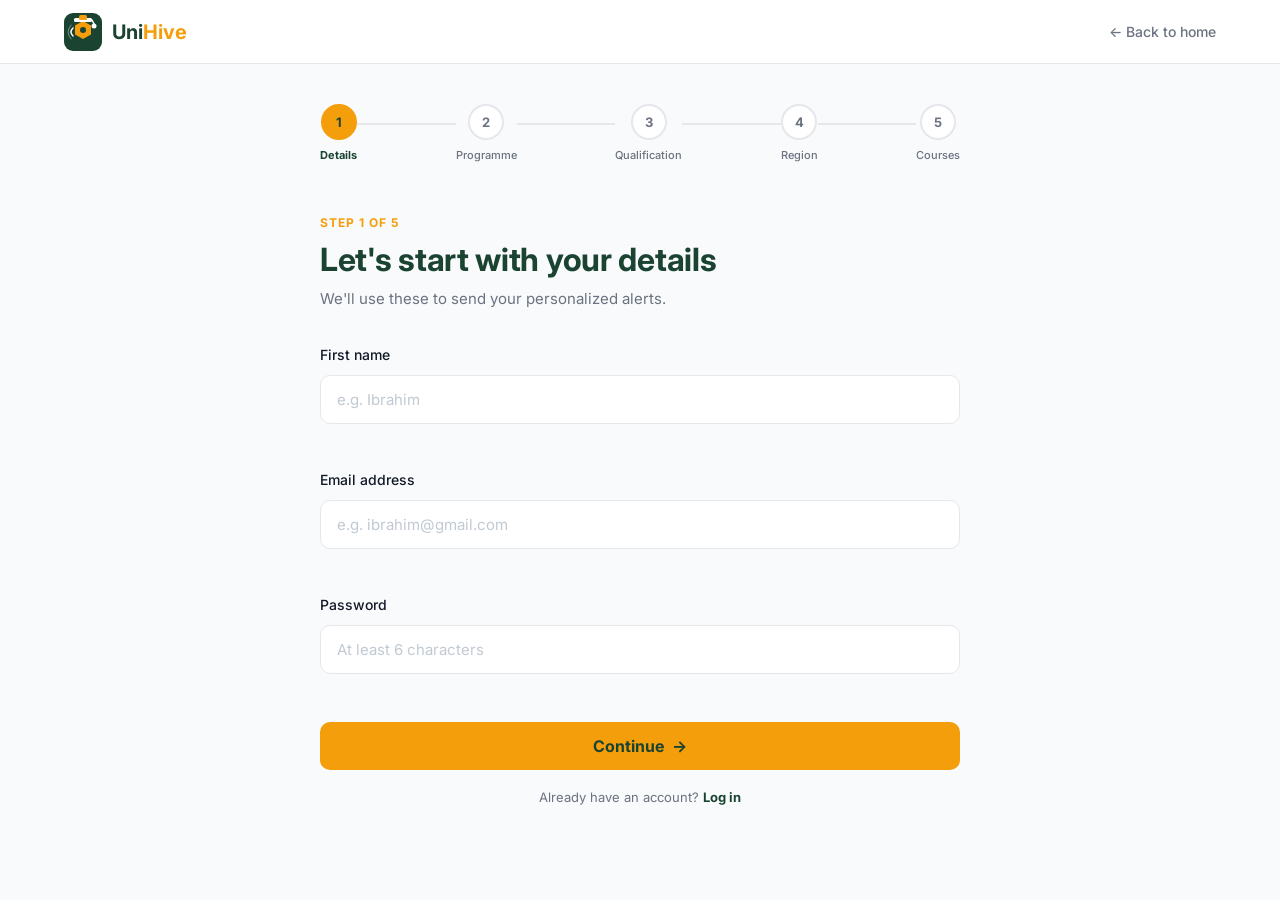
<file: onboard.html>
<!doctype html>
<html lang="en">
  <head>
    <meta charset="UTF-8" />
    <meta
      name="viewport"
      content="width=device-width, initial-scale=1.0, viewport-fit=cover"
    />
    <title>Join UniHive — Set Up Your Admission Tracker</title>
    <meta
      name="description"
      content="Tell UniHive what you're pursuing and we'll monitor every relevant university portal for you."
    />
    <link rel="preconnect" href="https://fonts.googleapis.com" />
    <link rel="preconnect" href="https://fonts.gstatic.com" crossorigin />
    <link
      href="https://fonts.googleapis.com/css2?family=Inter:wght@400;500;700&display=swap"
      rel="stylesheet"
    />
    <link rel="icon" type="image/svg+xml" href="assets/favicon.svg" />
    <meta name="theme-color" content="#1B4332" />
    <link rel="stylesheet" href="css/onboard.css" />
  </head>
  <body>
    <!-- ── NAVBAR ── -->
    <nav class="onboard-nav">
      <a href="index.html" class="nav-logo">
        <svg class="logo-icon" viewBox="0 0 38 38" fill="none">
          <rect width="38" height="38" rx="9" fill="#1B4332" />
          <polygon
            points="19,8 27,12.5 27,21.5 19,26 11,21.5 11,12.5"
            fill="#F59E0B"
          />
          <polygon
            points="19,11 25,14.5 25,21 19,24.5 13,21 13,14.5"
            fill="#F59E0B"
            opacity="0.35"
          />
          <rect x="10" y="5" width="18" height="4" rx="1.5" fill="white" />
          <rect x="15" y="2" width="8" height="5" rx="1.5" fill="#F59E0B" />
          <line
            x1="28"
            y1="7"
            x2="30"
            y2="11"
            stroke="white"
            stroke-width="1.5"
            stroke-linecap="round"
          />
          <circle cx="30" cy="13" r="2.5" fill="white" />
          <path
            d="M9 15 Q5 19 9 23"
            fill="none"
            stroke="white"
            stroke-width="1.5"
            stroke-linecap="round"
          />
          <path
            d="M7 12 Q1 19 7 26"
            fill="none"
            stroke="white"
            stroke-width="1"
            stroke-linecap="round"
            opacity="0.4"
          />
          <circle cx="19" cy="17" r="3" fill="#1B4332" />
        </svg>
        <span class="logo-text"><span>Uni</span><span>Hive</span></span>
      </a>
      <a href="index.html" class="back-link">← Back to home</a>
    </nav>

    <!-- ── MAIN ── -->
    <main class="onboard-main">
      <div class="onboard-container">
        <!-- Progress Bar -->
        <div class="progress-wrap">
          <div class="progress-steps" id="progressSteps">
            <div class="prog-step active" data-step="1">
              <div class="prog-dot">1</div>
              <span class="prog-label">Details</span>
            </div>
            <div class="prog-line" id="line1"></div>
            <div class="prog-step" data-step="2">
              <div class="prog-dot">2</div>
              <span class="prog-label">Programme</span>
            </div>
            <div class="prog-line" id="line2"></div>
            <div class="prog-step" data-step="3">
              <div class="prog-dot">3</div>
              <span class="prog-label">Qualification</span>
            </div>
            <div class="prog-line" id="line3"></div>
            <div class="prog-step" data-step="4">
              <div class="prog-dot">4</div>
              <span class="prog-label">Region</span>
            </div>
            <div class="prog-line" id="line4"></div>
            <div class="prog-step" data-step="5">
              <div class="prog-dot">5</div>
              <span class="prog-label">Courses</span>
            </div>
          </div>
        </div>

        <!-- Steps -->
        <div class="steps-wrap">
          <!-- Step 1 — Details -->
          <div class="step active" id="step1">
            <div class="step-header">
              <p class="step-num">Step 1 of 5</p>
              <h2 class="step-title">Let's start with your details</h2>
              <p class="step-sub">
                We'll use these to send your personalized alerts.
              </p>
            </div>
            <div class="form-group">
              <label for="firstName">First name</label>
              <input
                type="text"
                id="firstName"
                placeholder="e.g. Ibrahim"
                autocomplete="given-name"
              />
              <span class="field-error" id="firstNameError"></span>
            </div>
            <div class="form-group">
              <label for="email">Email address</label>
              <input
                type="email"
                id="email"
                placeholder="e.g. ibrahim@gmail.com"
                autocomplete="email"
              />
              <span class="field-error" id="emailError"></span>
            </div>
            <div class="form-group">
              <label for="password">Password</label>
              <input
                type="password"
                id="password"
                placeholder="At least 6 characters"
                autocomplete="new-password"
              />
              <span class="field-error" id="passwordError"></span>
            </div>
            <button class="btn-next" onclick="goNext(1)">
              Continue <span>→</span>
            </button>
            <p style="text-align:center;font-size:13px;color:#6B7280;margin-top:16px;">
              Already have an account? <a href="login.html" style="color:#1B4332;font-weight:700;text-decoration:none;">Log in</a>
            </p>
          </div>

          <!-- Step 2 — Programme -->
          <div class="step" id="step2">
            <div class="step-header">
              <p class="step-num">Step 2 of 5</p>
              <h2 class="step-title">What are you pursuing?</h2>
              <p class="step-sub">
                Select all that apply. You can track multiple routes.
              </p>
            </div>
            <div class="options-grid" id="programmeOptions">
              <div
                class="option-card"
                data-value="utme"
                onclick="toggleOption(this, 'programme')"
              >
                <div class="option-icon">🎯</div>
                <div class="option-info">
                  <strong>UTME / Post-UTME</strong>
                  <span
                    >For WAEC/NECO candidates awaiting Post-UTME forms and
                    screening</span
                  >
                </div>
                <div class="option-check">✓</div>
              </div>
              <div
                class="option-card"
                data-value="de"
                onclick="toggleOption(this, 'programme')"
              >
                <div class="option-icon">🎓</div>
                <div class="option-info">
                  <strong>Direct Entry</strong>
                  <span
                    >For ND, HND, NCE, IJMB, JUPEB and A-Level holders entering
                    at 200 level</span
                  >
                </div>
                <div class="option-check">✓</div>
              </div>
              <div
                class="option-card"
                data-value="pg"
                onclick="toggleOption(this, 'programme')"
              >
                <div class="option-icon">📚</div>
                <div class="option-info">
                  <strong>Postgraduate</strong>
                  <span
                    >For B.Sc holders pursuing MSc, MBA, PhD or other PG
                    programmes</span
                  >
                </div>
                <div class="option-check">✓</div>
              </div>
              <div
                class="option-card"
                data-value="prof"
                onclick="toggleOption(this, 'programme')"
              >
                <div class="option-icon">📋</div>
                <div class="option-info">
                  <strong>Professional Certificate</strong>
                  <span
                    >ICAN, CIPM, NIM, NYSC skill acquisition and other
                    professional bodies</span
                  >
                </div>
                <div class="option-check">✓</div>
              </div>
            </div>
            <span class="field-error" id="programmeError"></span>
            <div class="btn-row">
              <button class="btn-back" onclick="goBack(2)">← Back</button>
              <button class="btn-next" onclick="goNext(2)">
                Continue <span>→</span>
              </button>
            </div>
          </div>

          <!-- Step 3 — Qualification -->
          <div class="step" id="step3">
            <div class="step-header">
              <p class="step-num">Step 3 of 5</p>
              <h2 class="step-title">What's your highest qualification?</h2>
              <p class="step-sub">
                Pick the one that best describes where you are right now.
              </p>
            </div>
            <div class="options-grid single" id="qualOptions">
              <div
                class="option-card"
                data-value="waec"
                onclick="selectSingle(this, 'qual')"
              >
                <div class="option-icon">📝</div>
                <div class="option-info">
                  <strong>WAEC / NECO / NABTEB</strong>
                  <span>O'Level certificate only, no diploma yet</span>
                </div>
                <div class="option-check">✓</div>
              </div>
              <div
                class="option-card"
                data-value="ond"
                onclick="selectSingle(this, 'qual')"
              >
                <div class="option-icon">🏫</div>
                <div class="option-info">
                  <strong>OND — Ordinary National Diploma</strong>
                  <span
                    >Currently studying or completed OND at a polytechnic</span
                  >
                </div>
                <div class="option-check">✓</div>
              </div>
              <div
                class="option-card"
                data-value="hnd"
                onclick="selectSingle(this, 'qual')"
              >
                <div class="option-icon">🏛️</div>
                <div class="option-info">
                  <strong>HND — Higher National Diploma</strong>
                  <span
                    >Currently studying or completed HND at a polytechnic</span
                  >
                </div>
                <div class="option-check">✓</div>
              </div>
              <div
                class="option-card"
                data-value="nce"
                onclick="selectSingle(this, 'qual')"
              >
                <div class="option-icon">🎒</div>
                <div class="option-info">
                  <strong>NCE — Nigeria Certificate in Education</strong>
                  <span
                    >Teacher training certificate from a College of
                    Education</span
                  >
                </div>
                <div class="option-check">✓</div>
              </div>
              <div
                class="option-card"
                data-value="ijmb"
                onclick="selectSingle(this, 'qual')"
              >
                <div class="option-icon">📖</div>
                <div class="option-info">
                  <strong>IJMB / JUPEB</strong>
                  <span
                    >A-Level equivalent programme for direct university
                    entry</span
                  >
                </div>
                <div class="option-check">✓</div>
              </div>
              <div
                class="option-card"
                data-value="alevel"
                onclick="selectSingle(this, 'qual')"
              >
                <div class="option-icon">🌍</div>
                <div class="option-info">
                  <strong>Cambridge A-Levels / IB</strong>
                  <span
                    >International A-Level or Baccalaureate certificate</span
                  >
                </div>
                <div class="option-check">✓</div>
              </div>
              <div
                class="option-card"
                data-value="degree"
                onclick="selectSingle(this, 'qual')"
              >
                <div class="option-icon">🎓</div>
                <div class="option-info">
                  <strong>First Degree — B.Sc / B.A / B.Eng</strong>
                  <span
                    >Already holds a university degree, pursuing another or
                    PG</span
                  >
                </div>
                <div class="option-check">✓</div>
              </div>
              <div
                class="option-card"
                data-value="other"
                onclick="selectSingle(this, 'qual')"
              >
                <div class="option-icon">📌</div>
                <div class="option-info">
                  <strong>Other</strong>
                  <span>A qualification not listed above</span>
                </div>
                <div class="option-check">✓</div>
              </div>
            </div>
            <span class="field-error" id="qualError"></span>
            <div class="btn-row">
              <button class="btn-back" onclick="goBack(3)">← Back</button>
              <button class="btn-next" onclick="goNext(3)">
                Continue <span>→</span>
              </button>
            </div>
          </div>

          <!-- Step 4 — Region + Schools -->
          <div class="step" id="step4">
            <div class="step-header">
              <p class="step-num">Step 4 of 5</p>
              <h2 class="step-title">Where do you want to study?</h2>
              <p class="step-sub">
                Pick your preferred region then select the specific universities
                you want us to monitor for you.
              </p>
            </div>

            <div class="options-grid single" id="regionOptions">
              <div
                class="option-card"
                data-value="north"
                onclick="selectRegion(this)"
              >
                <div class="option-icon">🏔️</div>
                <div class="option-info">
                  <strong>Northern Nigeria</strong>
                  <span
                    >ABU Zaria, ATBU Bauchi, BUK Kano, FUT Minna and more</span
                  >
                </div>
                <div class="option-check">✓</div>
              </div>
              <div
                class="option-card"
                data-value="southwest"
                onclick="selectRegion(this)"
              >
                <div class="option-icon">🌴</div>
                <div class="option-info">
                  <strong>South-West</strong>
                  <span>UNILAG, UI Ibadan, OAU Ile-Ife, UNILORIN and more</span>
                </div>
                <div class="option-check">✓</div>
              </div>
              <div
                class="option-card"
                data-value="southeast"
                onclick="selectRegion(this)"
              >
                <div class="option-icon">🌿</div>
                <div class="option-info">
                  <strong>South-East</strong>
                  <span>UNN Nsukka, FUTO Owerri, ESUT Enugu and more</span>
                </div>
                <div class="option-check">✓</div>
              </div>
              <div
                class="option-card"
                data-value="southsouth"
                onclick="selectRegion(this)"
              >
                <div class="option-icon">🌊</div>
                <div class="option-info">
                  <strong>South-South</strong>
                  <span>UNIPORT, UNIBEN, Rivers State Uni and more</span>
                </div>
                <div class="option-check">✓</div>
              </div>
              <div
                class="option-card"
                data-value="any"
                onclick="selectRegion(this)"
              >
                <div class="option-icon">🇳🇬</div>
                <div class="option-info">
                  <strong>Open to any region</strong>
                  <span>Show me the best opportunities nationwide</span>
                </div>
                <div class="option-check">✓</div>
              </div>
            </div>

            <!-- Schools slide in here -->
            <div class="schools-wrap" id="schoolsWrap" style="display: none">
              <div class="schools-divider">
                <span>Select your target universities</span>
              </div>
              <p class="schools-sub">
                Pick the specific schools you want UniHive to monitor. Search by
                name or state.
              </p>
              <div class="course-search-wrap" style="margin-bottom: 12px">
                <input
                  type="text"
                  id="schoolSearch"
                  placeholder="Search by school name or state..."
                />
              </div>
              <div class="school-tags" id="schoolTags"></div>
              <p class="schools-note">
                Can't find your school? We track 99 universities, so yours is
                likely already covered even if not listed here.
              </p>
            </div>

            <span class="field-error" id="regionError"></span>
            <div class="btn-row">
              <button class="btn-back" onclick="goBack(4)">← Back</button>
              <button class="btn-next" onclick="goNext(4)">
                Continue <span>→</span>
              </button>
            </div>
          </div>

          <!-- Step 5 — Courses -->
          <div class="step" id="step5">
            <div class="step-header">
              <p class="step-num">Step 5 of 5</p>
              <h2 class="step-title">What do you want to study?</h2>
              <p class="step-sub">
                Select all courses you're interested in. We'll track admissions
                for these specifically.
              </p>
            </div>
            <div class="course-search-wrap">
              <input
                type="text"
                id="courseSearch"
                placeholder="Search for a course..."
                oninput="filterCourses(this.value)"
              />
            </div>
            <div class="course-tags" id="courseTags"></div>
            <div
              id="customCourseWrap"
              style="display: none; margin-bottom: 10px"
            >
              <span class="custom-course-add" id="customCourseText"></span>
            </div>
            <div
              class="selected-courses-wrap"
              id="selectedCoursesWrap"
              style="display: none"
            >
              <p class="selected-label">
                Selected: <span id="selectedCount">0</span> course(s)
              </p>
            </div>
            <span class="field-error" id="coursesError"></span>
            <div class="btn-row">
              <button class="btn-back" onclick="goBack(5)">← Back</button>
              <button class="btn-next" onclick="goNext(5)">
                Complete Setup <span>→</span>
              </button>
            </div>
          </div>

          <!-- Confirmation -->
          <div class="step" id="stepConfirm">
            <div class="confirm-wrap">
              <div class="confirm-icon">🎓</div>
              <h2 class="confirm-title">You're in the hive</h2>
              <p class="confirm-sub">
                Your profile is set up. We're now monitoring universities that
                match what you told us.
              </p>

              <div class="confirm-summary" id="confirmSummary">
                <!-- Populated by JS -->
              </div>

              <div class="confirm-email-box">
                <div class="confirm-email-icon">📧</div>
                <div>
                  <strong>One last step, verify your email</strong>
                  <p>
                    We've sent a confirmation link to
                    <span id="confirmEmail"></span>. Click it to activate your
                    alerts.
                  </p>
                </div>
              </div>

              <div class="confirm-note">
                <strong>What happens next?</strong>
                <p>
                  We'll alert you the moment something relevant to your profile
                  opens up, a portal launch, a deadline approaching, or a
                  standout opportunity. No noise, only what matters.
                </p>
              </div>

              <a href="index.html" class="btn-home">← Back to UniHive</a>
            </div>
          </div>
        </div>
      </div>
    </main>

    <script src="js/onboard.js"></script>
  </body>
</html>
</file>
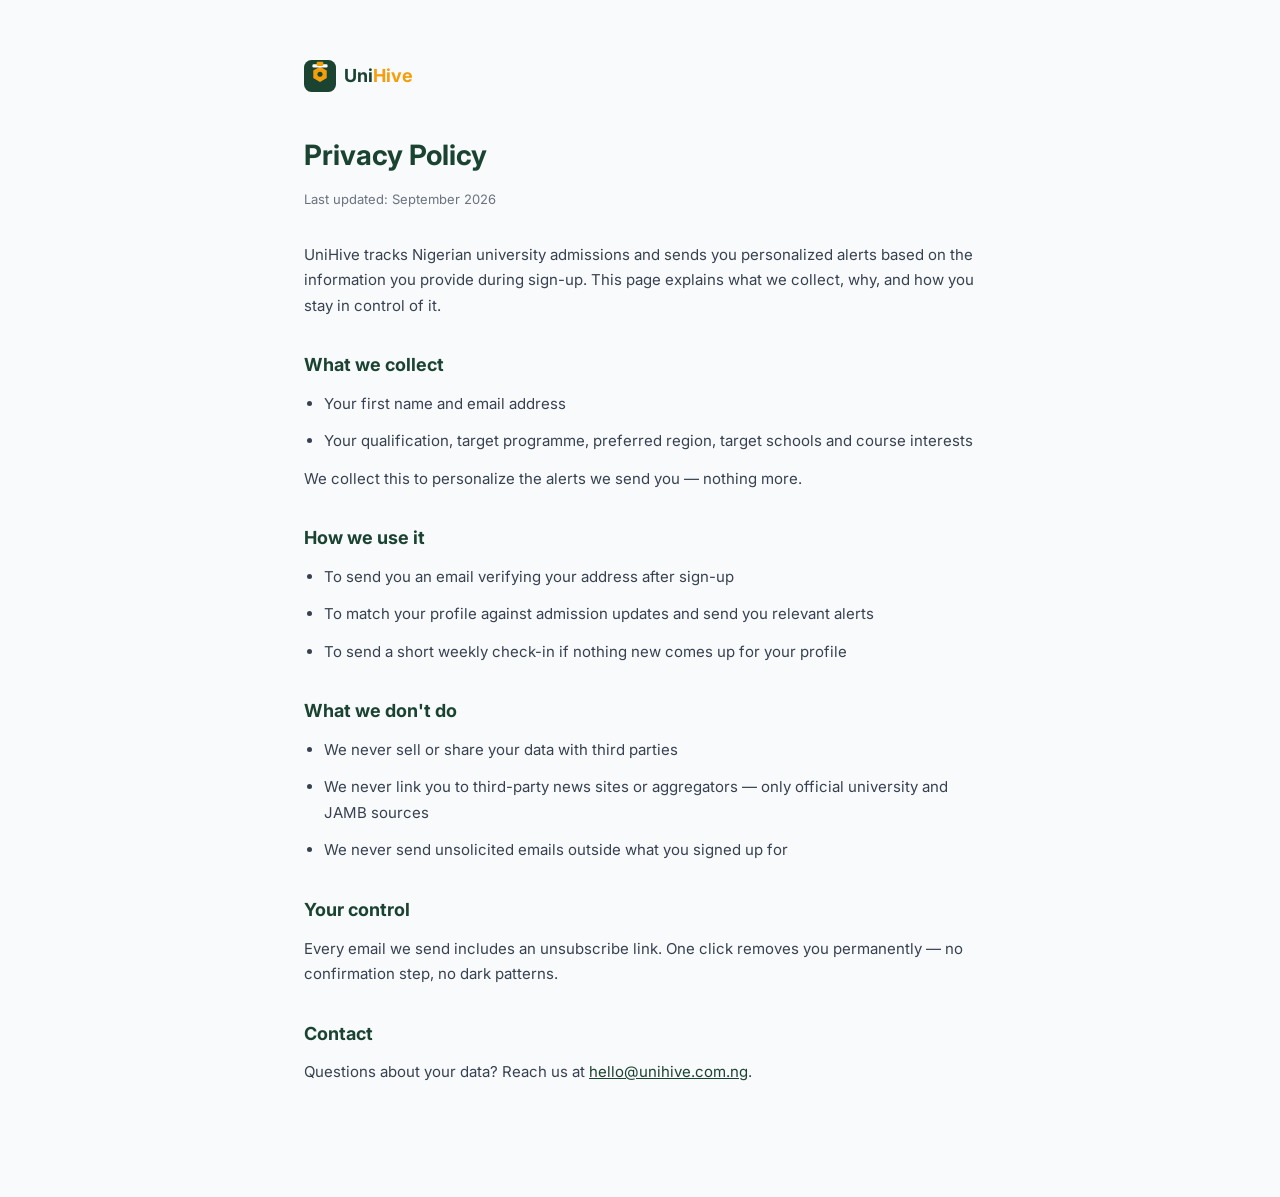
<file: privacy.html>
<!DOCTYPE html>
<html lang="en">
<head>
  <meta charset="UTF-8">
  <meta name="viewport" content="width=device-width, initial-scale=1.0">
  <title>Privacy Policy — UniHive</title>
  <link rel="preconnect" href="https://fonts.googleapis.com">
  <link rel="preconnect" href="https://fonts.gstatic.com" crossorigin>
  <link href="https://fonts.googleapis.com/css2?family=Inter:wght@400;500;700&display=swap" rel="stylesheet">
  <link rel="icon" type="image/svg+xml" href="assets/favicon.svg">
  <meta name="theme-color" content="#1B4332">
  <style>
    *, *::before, *::after { box-sizing: border-box; margin: 0; padding: 0; }
    body {
      font-family: 'Inter', sans-serif;
      background: #F9FAFB;
      color: #1f2937;
      line-height: 1.7;
    }
    .wrap { max-width: 720px; margin: 0 auto; padding: 60px 24px 100px; }
    .logo {
      display: flex; align-items: center; gap: 8px;
      margin-bottom: 40px; text-decoration: none;
    }
    .logo svg { width: 32px; height: 32px; }
    .logo-text { font-size: 18px; font-weight: 700; }
    .logo-text span:first-child { color: #1B4332; }
    .logo-text span:last-child { color: #F59E0B; }
    h1 { font-size: 28px; color: #1B4332; margin-bottom: 8px; }
    .updated { font-size: 13px; color: #6B7280; margin-bottom: 32px; }
    h2 { font-size: 18px; color: #1B4332; margin: 32px 0 10px; }
    p, li { font-size: 15px; color: #374151; margin-bottom: 12px; }
    ul { padding-left: 20px; }
    a { color: #1B4332; }
  </style>
</head>
<body>
  <div class="wrap">
    <a href="index.html" class="logo">
      <svg viewBox="0 0 38 38" fill="none">
        <rect width="38" height="38" rx="9" fill="#1B4332"/>
        <polygon points="19,8 27,12.5 27,21.5 19,26 11,21.5 11,12.5" fill="#F59E0B"/>
        <rect x="10" y="5" width="18" height="4" rx="1.5" fill="white"/>
        <rect x="15" y="2" width="8" height="5" rx="1.5" fill="#F59E0B"/>
        <circle cx="19" cy="17" r="3" fill="#1B4332"/>
      </svg>
      <span class="logo-text"><span>Uni</span><span>Hive</span></span>
    </a>

    <h1>Privacy Policy</h1>
    <p class="updated">Last updated: September 2026</p>

    <p>
      UniHive tracks Nigerian university admissions and sends you
      personalized alerts based on the information you provide during
      sign-up. This page explains what we collect, why, and how you
      stay in control of it.
    </p>

    <h2>What we collect</h2>
    <ul>
      <li>Your first name and email address</li>
      <li>Your qualification, target programme, preferred region, target schools and course interests</li>
    </ul>
    <p>
      We collect this to personalize the alerts we send you — nothing more.
    </p>

    <h2>How we use it</h2>
    <ul>
      <li>To send you an email verifying your address after sign-up</li>
      <li>To match your profile against admission updates and send you relevant alerts</li>
      <li>To send a short weekly check-in if nothing new comes up for your profile</li>
    </ul>

    <h2>What we don't do</h2>
    <ul>
      <li>We never sell or share your data with third parties</li>
      <li>We never link you to third-party news sites or aggregators — only official university and JAMB sources</li>
      <li>We never send unsolicited emails outside what you signed up for</li>
    </ul>

    <h2>Your control</h2>
    <p>
      Every email we send includes an unsubscribe link. One click removes
      you permanently — no confirmation step, no dark patterns.
    </p>

    <h2>Contact</h2>
    <p>
      Questions about your data? Reach us at
      <a href="mailto:hello@unihive.com.ng">hello@unihive.com.ng</a>.
    </p>
  </div>
</body>
</html>
</file>
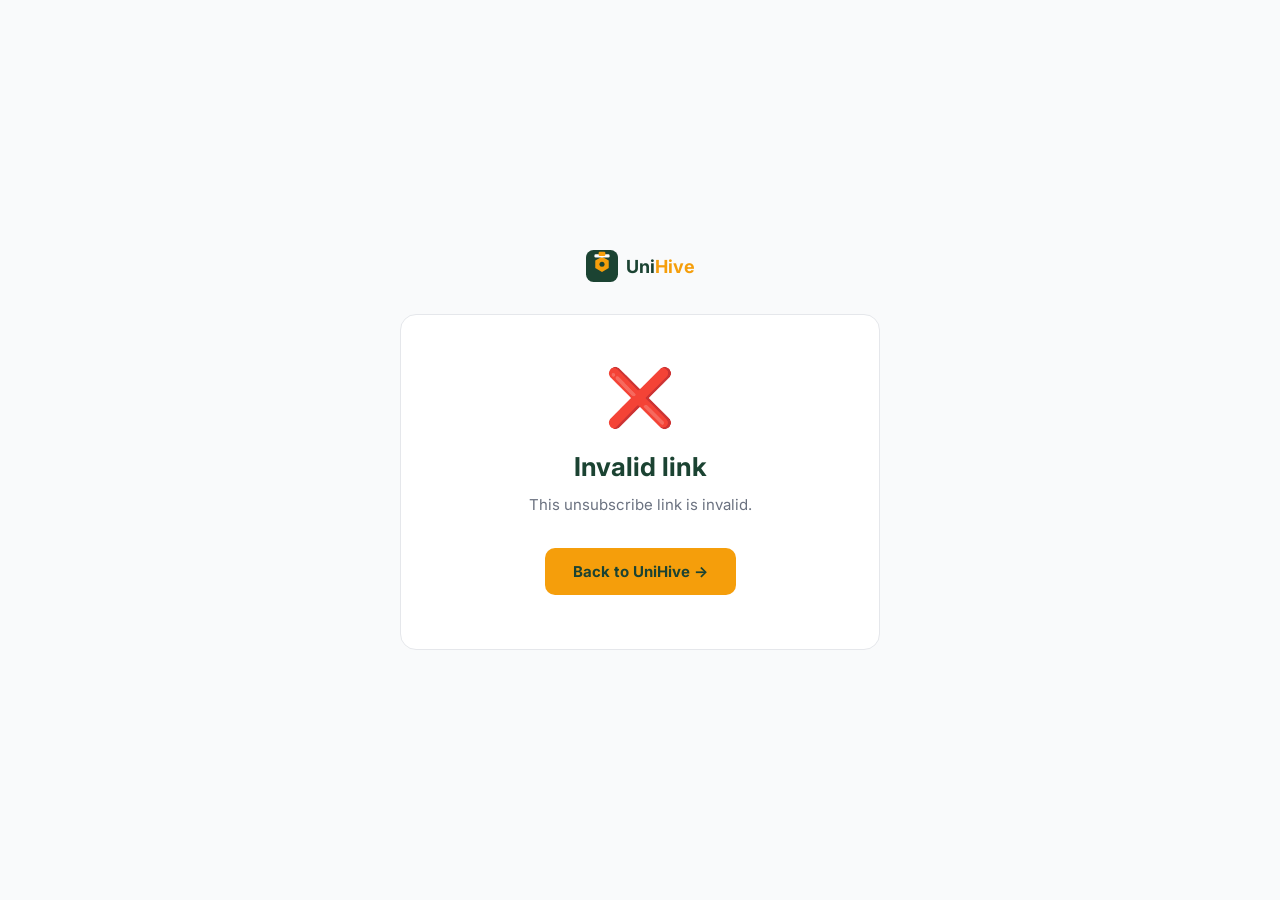
<file: unsubscribe.html>
<!DOCTYPE html>
<html lang="en">
<head>
  <meta charset="UTF-8">
  <meta name="viewport" content="width=device-width, initial-scale=1.0">
  <title>Unsubscribe — UniHive</title>
  <link rel="preconnect" href="https://fonts.googleapis.com">
  <link rel="preconnect" href="https://fonts.gstatic.com" crossorigin>
  <link href="https://fonts.googleapis.com/css2?family=Inter:wght@400;500;700&display=swap" rel="stylesheet">
  <link rel="icon" type="image/svg+xml" href="assets/favicon.svg">
  <meta name="theme-color" content="#1B4332">
  <style>
    *, *::before, *::after { box-sizing: border-box; margin: 0; padding: 0; }
    body {
      font-family: 'Inter', sans-serif;
      background: #F9FAFB;
      min-height: 100vh;
      display: flex;
      flex-direction: column;
      align-items: center;
      justify-content: center;
      padding: 20px;
    }
    .card {
      background: #fff;
      border-radius: 16px;
      border: 1px solid #E5E7EB;
      padding: 48px 40px;
      max-width: 480px;
      width: 100%;
      text-align: center;
    }
    .icon { font-size: 56px; margin-bottom: 20px; }
    h1 { font-size: 26px; font-weight: 700; color: #1B4332; margin-bottom: 10px; }
    p { font-size: 15px; color: #6B7280; line-height: 1.7; margin-bottom: 24px; }
    .btn {
      display: inline-flex;
      align-items: center;
      justify-content: center;
      padding: 14px 28px;
      background: #F59E0B;
      color: #1B4332;
      border-radius: 10px;
      text-decoration: none;
      font-size: 15px;
      font-weight: 700;
      transition: opacity 0.2s;
      margin: 6px;
    }
    .btn:hover { opacity: 0.9; }
    .btn-outline {
      background: transparent;
      color: #1B4332;
      border: 2px solid #1B4332;
    }
    .logo {
      display: flex;
      align-items: center;
      justify-content: center;
      gap: 8px;
      margin-bottom: 32px;
      text-decoration: none;
    }
    .logo svg { width: 32px; height: 32px; }
    .logo-text { font-size: 18px; font-weight: 700; }
    .logo-text span:first-child { color: #1B4332; }
    .logo-text span:last-child { color: #F59E0B; }
  </style>
</head>
<body>

  <a href="index.html" class="logo">
    <svg viewBox="0 0 38 38" fill="none">
      <rect width="38" height="38" rx="9" fill="#1B4332"/>
      <polygon points="19,8 27,12.5 27,21.5 19,26 11,21.5 11,12.5" fill="#F59E0B"/>
      <rect x="10" y="5" width="18" height="4" rx="1.5" fill="white"/>
      <rect x="15" y="2" width="8" height="5" rx="1.5" fill="#F59E0B"/>
      <circle cx="19" cy="17" r="3" fill="#1B4332"/>
    </svg>
    <span class="logo-text"><span>Uni</span><span>Hive</span></span>
  </a>

  <!-- Loading -->
  <div class="card" id="loading">
    <div class="icon">⏳</div>
    <h1>Processing</h1>
    <p>Please wait a moment.</p>
  </div>

  <!-- Success (first time) -->
  <div class="card" id="success" style="display:none;">
    <div class="icon">👋</div>
    <h1>You've been unsubscribed</h1>
    <p>
      Sorry to see you go, <strong id="userName"></strong>.
      You won't receive any more alerts from UniHive.
      You can sign up again anytime if you change your mind.
    </p>
    <a href="onboard.html" class="btn btn-outline">Sign up again</a>
    <a href="index.html" class="btn">Back to UniHive</a>
  </div>

  <!-- Already Unsubscribed -->
  <div class="card" id="already" style="display:none;">
    <div class="icon">✅</div>
    <h1>Already unsubscribed</h1>
    <p>
      Hi <strong id="alreadyName"></strong>, you're already off our alert list.
      No further action needed.
    </p>
    <a href="onboard.html" class="btn btn-outline">Sign up again</a>
    <a href="index.html" class="btn">Back to UniHive</a>
  </div>

  <!-- Error -->
  <div class="card" id="error" style="display:none;">
    <div class="icon">❌</div>
    <h1>Invalid link</h1>
    <p>This unsubscribe link is invalid.</p>
    <a href="index.html" class="btn">Back to UniHive →</a>
  </div>

<script>
  const API = 'https://unihive-backend-production.up.railway.app';

  async function unsubscribe() {
    const params = new URLSearchParams(window.location.search);
    const token = params.get('token');

    if (!token) {
      show('error');
      return;
    }

    try {
      const res = await fetch(`${API}/api/unsubscribe?token=${token}`);
      const data = await res.json();

      if (res.ok) {
        if (data.alreadyUnsubscribed) {
          document.getElementById('alreadyName').textContent = data.name;
          show('already');
        } else {
          document.getElementById('userName').textContent = data.name;
          show('success');
        }
      } else {
        show('error');
      }
    } catch (err) {
      show('error');
    }
  }

  function show(id) {
    document.getElementById('loading').style.display = 'none';
    document.getElementById(id).style.display = 'block';
  }

  unsubscribe();
</script>
</body>
</html>
</file>
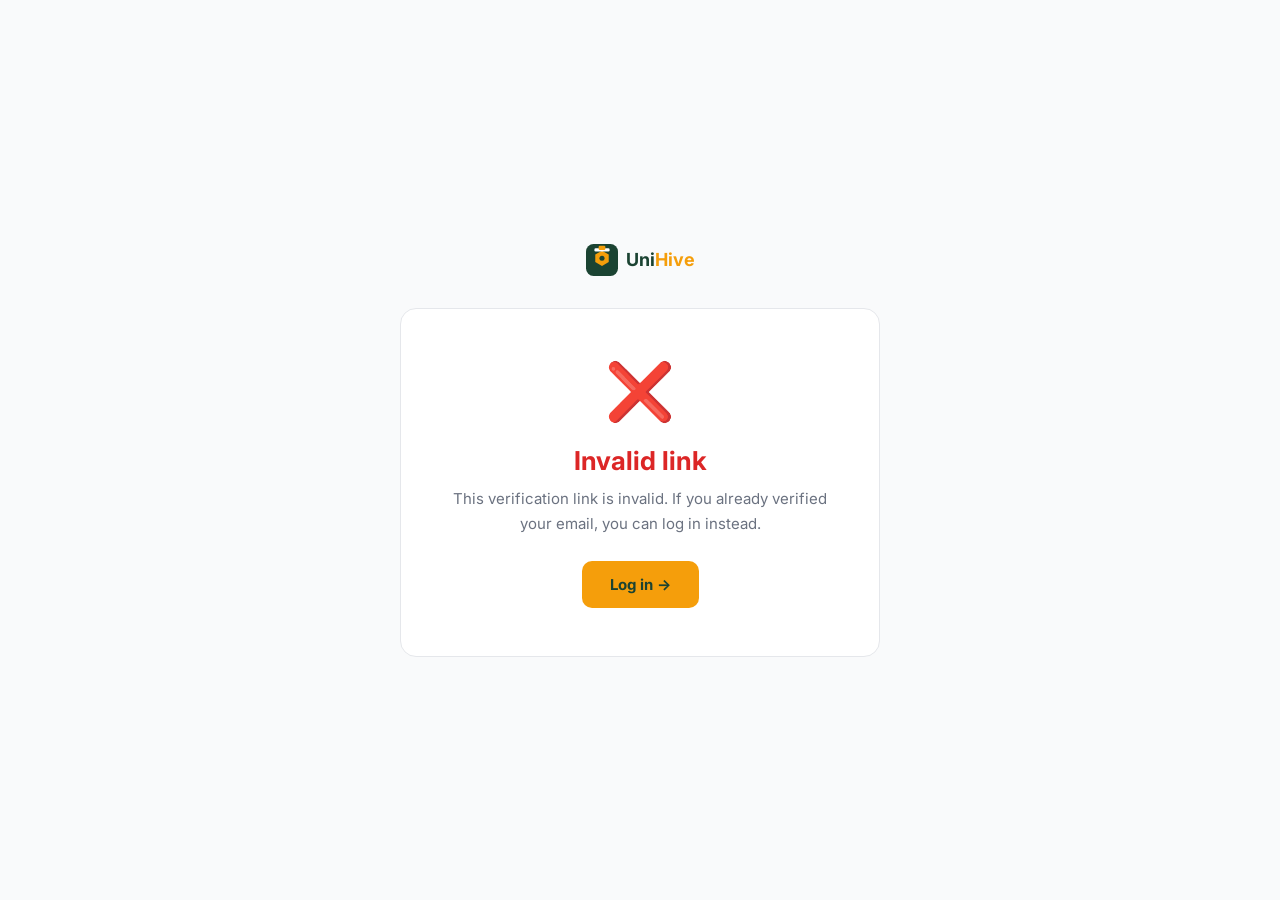
<file: verify.html>
<!DOCTYPE html>
<html lang="en">
<head>
  <meta charset="UTF-8">
  <meta name="viewport" content="width=device-width, initial-scale=1.0">
  <title>Verify Email — UniHive</title>
  <link rel="preconnect" href="https://fonts.googleapis.com">
  <link rel="preconnect" href="https://fonts.gstatic.com" crossorigin>
  <link href="https://fonts.googleapis.com/css2?family=Inter:wght@400;500;700&display=swap" rel="stylesheet">
  <link rel="icon" type="image/svg+xml" href="assets/favicon.svg">
  <meta name="theme-color" content="#1B4332">
  <style>
    *, *::before, *::after { box-sizing: border-box; margin: 0; padding: 0; }
    body {
      font-family: 'Inter', sans-serif;
      background: #F9FAFB;
      min-height: 100vh;
      display: flex;
      flex-direction: column;
      align-items: center;
      justify-content: center;
      padding: 20px;
    }
    .card {
      background: #fff;
      border-radius: 16px;
      border: 1px solid #E5E7EB;
      padding: 48px 40px;
      max-width: 480px;
      width: 100%;
      text-align: center;
    }
    .icon { font-size: 56px; margin-bottom: 20px; }
    h1 { font-size: 26px; font-weight: 700; color: #1B4332; margin-bottom: 10px; }
    p { font-size: 15px; color: #6B7280; line-height: 1.7; margin-bottom: 24px; }
    .btn {
      display: inline-flex;
      align-items: center;
      justify-content: center;
      padding: 14px 28px;
      background: #F59E0B;
      color: #1B4332;
      border: none;
      border-radius: 10px;
      text-decoration: none;
      font-size: 15px;
      font-weight: 700;
      cursor: pointer;
      font-family: 'Inter', sans-serif;
      transition: opacity 0.2s;
    }
    .btn:hover { opacity: 0.9; }
    .btn:disabled { opacity: 0.6; cursor: not-allowed; }
    .logo {
      display: flex;
      align-items: center;
      justify-content: center;
      gap: 8px;
      margin-bottom: 32px;
      text-decoration: none;
    }
    .logo svg { width: 32px; height: 32px; }
    .logo-text { font-size: 18px; font-weight: 700; }
    .logo-text span:first-child { color: #1B4332; }
    .logo-text span:last-child { color: #F59E0B; }
    #loading p { color: #6B7280; }
    #error h1, #expired h1 { color: #DC2626; }
    .resend-status { font-size: 13px; margin-top: 14px; display: none; }
    .resend-status.success { color: #16A34A; display: block; }
    .resend-status.error { color: #DC2626; display: block; }
  </style>
</head>
<body>

  <a href="index.html" class="logo">
    <svg viewBox="0 0 38 38" fill="none">
      <rect width="38" height="38" rx="9" fill="#1B4332"/>
      <polygon points="19,8 27,12.5 27,21.5 19,26 11,21.5 11,12.5" fill="#F59E0B"/>
      <rect x="10" y="5" width="18" height="4" rx="1.5" fill="white"/>
      <rect x="15" y="2" width="8" height="5" rx="1.5" fill="#F59E0B"/>
      <circle cx="19" cy="17" r="3" fill="#1B4332"/>
    </svg>
    <span class="logo-text"><span>Uni</span><span>Hive</span></span>
  </a>

  <!-- Loading -->
  <div class="card" id="loading">
    <div class="icon">⏳</div>
    <h1>Verifying your email</h1>
    <p>Please wait a moment.</p>
  </div>

  <!-- Success (first time) -->
  <div class="card" id="success" style="display:none;">
    <div class="icon">🎉</div>
    <h1>Email verified</h1>
    <p>
      Welcome to UniHive, <strong id="userName"></strong>.
      Your admission monitoring is now active.
      We'll alert you the moment something relevant to your profile opens up.
    </p>
    <a href="login.html" class="btn">Log in to your dashboard →</a>
  </div>

  <!-- Already Verified -->
  <div class="card" id="already" style="display:none;">
    <div class="icon">✅</div>
    <h1>Already verified</h1>
    <p>Hi <strong id="alreadyName"></strong>, your email is already verified and your alerts are active.</p>
    <a href="login.html" class="btn">Log in to your dashboard →</a>
  </div>

  <!-- Expired -->
  <div class="card" id="expired" style="display:none;">
    <div class="icon">⏰</div>
    <h1>Link expired</h1>
    <p>This verification link has expired. Request a new one below and it will be sent to your email.</p>
    <button class="btn" id="resendBtn" onclick="resendVerification()">Send a new link</button>
    <div class="resend-status" id="resendStatus"></div>
  </div>

  <!-- Error -->
  <div class="card" id="error" style="display:none;">
    <div class="icon">❌</div>
    <h1>Invalid link</h1>
    <p>This verification link is invalid. If you already verified your email, you can log in instead.</p>
    <a href="login.html" class="btn">Log in →</a>
  </div>

<script>
  const API = 'https://unihive-backend-production.up.railway.app';
  let expiredEmail = null;

  async function verify() {
    const params = new URLSearchParams(window.location.search);
    const token = params.get('token');

    if (!token) {
      show('error');
      return;
    }

    try {
      const res = await fetch(`${API}/api/verify?token=${token}`);
      const data = await res.json();

      if (res.ok) {
        if (data.alreadyVerified) {
          document.getElementById('alreadyName').textContent = data.name;
          show('already');
        } else {
          document.getElementById('userName').textContent = data.name;
          show('success');
        }
      } else if (data.expired) {
        expiredEmail = data.email;
        show('expired');
      } else {
        show('error');
      }
    } catch (err) {
      show('error');
    }
  }

  async function resendVerification() {
    const btn = document.getElementById('resendBtn');
    const statusEl = document.getElementById('resendStatus');
    if (!expiredEmail) return;

    btn.disabled = true;
    btn.textContent = 'Sending...';

    try {
      const res = await fetch(`${API}/api/resend-verification`, {
        method: 'POST',
        headers: { 'Content-Type': 'application/json' },
        body: JSON.stringify({ email: expiredEmail }),
      });
      const data = await res.json();

      if (res.ok) {
        statusEl.textContent = 'A new link has been sent to your email.';
        statusEl.className = 'resend-status success';
        btn.textContent = 'Link sent';
      } else {
        statusEl.textContent = data.error || 'Could not send a new link.';
        statusEl.className = 'resend-status error';
        btn.disabled = false;
        btn.textContent = 'Send a new link';
      }
    } catch (err) {
      statusEl.textContent = 'Could not reach the server.';
      statusEl.className = 'resend-status error';
      btn.disabled = false;
      btn.textContent = 'Send a new link';
    }
  }

  function show(id) {
    document.getElementById('loading').style.display = 'none';
    document.getElementById(id).style.display = 'block';
  }

  verify();
</script>
</body>
</html>
</file>
<file: css/styles.css>
*,
*::before,
*::after {
  box-sizing: border-box;
  margin: 0;
  padding: 0;
}

:root {
  --green: #1b4332;
  --amber: #f59e0b;
  --bg: #f9fafb;
  --white: #ffffff;
  --text: #111827;
  --muted: #6b7280;
  --border: #e5e7eb;
  --red: #dc2626;
  --success: #16a34a;
  --radius: 12px;
}

html {
  scroll-behavior: smooth;
}

body {
  font-family: "Inter", sans-serif;
  font-size: 16px;
  line-height: 1.7;
  color: var(--text);
  background: var(--bg);
  -webkit-font-smoothing: antialiased;
}

/* ── NAVBAR ── */
nav {
  position: sticky;
  top: 0;
  z-index: 100;
  background: rgba(255, 255, 255, 0.95);
  backdrop-filter: blur(8px);
  border-bottom: 1px solid var(--border);
  padding: 0 5%;
  height: 64px;
  display: flex;
  align-items: center;
  justify-content: space-between;
}

.nav-logo {
  display: flex;
  align-items: center;
  gap: 10px;
  text-decoration: none;
}

.logo-icon {
  width: 38px;
  height: 38px;
}

.logo-text {
  font-size: 20px;
  font-weight: 700;
  line-height: 1;
}

.logo-text span:first-child {
  color: var(--green);
}
.logo-text span:last-child {
  color: var(--amber);
}

.nav-links {
  display: flex;
  align-items: center;
  gap: 32px;
  list-style: none;
}

.nav-links a {
  text-decoration: none;
  color: var(--muted);
  font-size: 14px;
  font-weight: 500;
  transition: color 0.2s;
}

.nav-links a.btn-primary {
  color: #1b4332 !important;
  font-weight: 700;
}

.nav-links a:hover {
  color: var(--green);
}

.btn {
  display: inline-flex;
  align-items: center;
  justify-content: center;
  padding: 10px 22px;
  border-radius: 8px;
  font-size: 14px;
  font-weight: 700;
  cursor: pointer;
  border: none;
  text-decoration: none;
  transition:
    opacity 0.2s,
    transform 0.15s;
  font-family: "Inter", sans-serif;
}

.btn:hover {
  opacity: 0.9;
  transform: translateY(-1px);
}
.btn:active {
  transform: translateY(0);
}
.btn-primary {
  background: var(--amber);
  color: var(--green);
}
.btn-amber {
  background: var(--amber);
  color: var(--green);
}
.btn-outline {
  background: transparent;
  color: var(--green);
  border: 2px solid var(--green);
}
.btn-lg {
  padding: 14px 32px;
  font-size: 16px;
  border-radius: 10px;
}

.hamburger {
  display: none;
  flex-direction: column;
  gap: 5px;
  cursor: pointer;
  background: none;
  border: none;
  padding: 4px;
}

.hamburger span {
  display: block;
  width: 24px;
  height: 2px;
  background: var(--green);
  border-radius: 2px;
}

/* ── HERO ── */
.hero {
  background: var(--green);
  padding: 56px 5% 48px;
  position: relative;
  overflow: hidden;
  min-height: 100vh;
  display: flex;
  flex-direction: column;
  justify-content: center;
}

.hero::before {
  content: "";
  position: absolute;
  inset: 0;
  background-image:
    radial-gradient(
      circle at 20% 50%,
      rgba(245, 158, 11, 0.08) 0%,
      transparent 60%
    ),
    radial-gradient(
      circle at 80% 20%,
      rgba(245, 158, 11, 0.06) 0%,
      transparent 50%
    );
}

.hero-inner {
  max-width: 1100px;
  margin: 0 auto;
  width: 100%;
  position: relative;
  z-index: 1;
  text-align: center;
}

.hero-content {
  display: flex;
  flex-direction: column;
  align-items: center;
}

.hero-visual {
  display: none;
}

.hero-badge {
  display: inline-flex;
  align-items: center;
  gap: 8px;
  background: rgba(245, 158, 11, 0.15);
  border: 1px solid rgba(245, 158, 11, 0.3);
  color: var(--amber);
  font-size: 13px;
  font-weight: 500;
  padding: 6px 16px;
  border-radius: 100px;
  margin-bottom: 28px;
}

.hero-badge span:first-child {
  width: 6px;
  height: 6px;
  border-radius: 50%;
  background: var(--amber);
  display: inline-block;
  animation: pulse 2s infinite;
}

@keyframes pulse {
  0%,
  100% {
    opacity: 1;
  }
  50% {
    opacity: 0.3;
  }
}

.hero h1 {
  font-size: clamp(30px, 5vw, 48px);
  font-weight: 700;
  color: var(--white);
  line-height: 1.15;
  max-width: 620px;
  margin: 0 0 16px;
  letter-spacing: -0.5px;
}

.hero h1 em {
  color: var(--amber);
  font-style: normal;
}

.hero p {
  font-size: clamp(16px, 2vw, 18px);
  color: rgba(255, 255, 255, 0.7);
  max-width: 520px;
  margin: 0 0 28px;
  line-height: 1.6;
}

.hero-form {
  display: flex;
  gap: 12px;
  max-width: 480px;
  width: 100%;
  margin: 0 0 28px;
}

.hero-form input {
  flex: 1;
  padding: 14px 18px;
  border-radius: 10px;
  border: 1px solid rgba(255, 255, 255, 0.2);
  font-size: 15px;
  font-family: "Inter", sans-serif;
  outline: none;
  background: rgba(255, 255, 255, 0.12);
  color: var(--white);
}

.hero-form input::placeholder {
  color: rgba(255, 255, 255, 0.45);
}
.hero-form input:focus {
  border-color: var(--amber);
  background: rgba(255, 255, 255, 0.18);
}

.hero-stats {
  display: flex;
  justify-content: center;
  gap: 40px;
  flex-wrap: wrap;
}

.hero-stat {
  text-align: center;
}

.hero-stat strong {
  display: block;
  font-size: 28px;
  font-weight: 700;
  color: var(--amber);
  line-height: 1;
}

.hero-stat span {
  font-size: 13px;
  color: rgba(255, 255, 255, 0.55);
  margin-top: 4px;
  display: block;
}

@media (min-width: 769px) {
  .hero-inner {
    display: grid;
    grid-template-columns: 1.1fr 0.9fr;
    gap: 48px;
    align-items: center;
    text-align: left;
  }
  .hero-content {
    align-items: flex-start;
  }
  .hero-form {
    margin-left: 0;
  }
  .hero-stats {
    justify-content: flex-start;
  }
  .hero-visual {
    display: block;
  }
}

/* ── SECTIONS ── */
section {
  padding: 80px 5%;
}

.section-label {
  font-size: 12px;
  font-weight: 700;
  color: var(--amber);
  letter-spacing: 1.5px;
  text-transform: uppercase;
  margin-bottom: 12px;
}

.section-title {
  font-size: clamp(26px, 4vw, 40px);
  font-weight: 700;
  color: var(--green);
  line-height: 1.2;
  letter-spacing: -0.3px;
  max-width: 640px;
}

.section-sub {
  font-size: 17px;
  color: var(--muted);
  max-width: 560px;
  margin-top: 14px;
  line-height: 1.7;
}

/* ── QUAL TAGS ── */
.qual-tags {
  display: flex;
  flex-wrap: wrap;
  gap: 8px;
  margin: 16px 0 20px;
}

.qual-tag {
  padding: 4px 12px;
  border-radius: 100px;
  background: rgba(27, 67, 50, 0.08);
  border: 1px solid rgba(27, 67, 50, 0.2);
  font-size: 12px;
  font-weight: 700;
  color: var(--green);
}

/* ── SCHOOL LINK ── */
.school-link {
  display: inline-block;
  font-size: 12px;
  font-weight: 600;
  color: var(--success);
  text-decoration: none;
  margin-top: 4px;
  transition: color 0.2s;
}

.school-link:hover {
  color: var(--green);
  text-decoration: underline;
}

/* ── HERO EMAIL PREVIEW (desktop only, decorative) ── */
.hero-email-card {
  background: var(--white);
  border-radius: 12px;
  overflow: hidden;
  border: 1px solid rgba(255, 255, 255, 0.1);
  box-shadow: 0 16px 40px rgba(0, 0, 0, 0.25);
}
.hero-email-header {
  background: #143c2a;
  padding: 14px 18px;
}
.hero-email-header .brand {
  color: var(--white);
  font-weight: 700;
  font-size: 13px;
}
.hero-email-header .sub {
  color: rgba(255, 255, 255, 0.5);
  font-size: 10px;
  margin-top: 2px;
}
.hero-email-body {
  padding: 16px 18px;
  font-size: 12px;
  color: var(--text);
  line-height: 1.6;
}
.hero-email-body .greet {
  font-weight: 600;
  margin-bottom: 8px;
}
.hero-email-body .label {
  font-weight: 600;
  color: var(--green);
  font-size: 11px;
  margin-bottom: 3px;
}
.hero-email-body .val {
  color: #555;
  margin-bottom: 10px;
}

/* ── HOW IT WORKS ── */
.how {
  background: var(--white);
}
.how-inner {
  max-width: 1100px;
  margin: 0 auto;
}
.how-header {
  margin-bottom: 56px;
}

.steps {
  display: grid;
  grid-template-columns: repeat(auto-fit, minmax(280px, 1fr));
  gap: 32px;
}

.step {
  padding: 36px 32px;
  border-radius: var(--radius);
  border: 1px solid var(--border);
  background: var(--bg);
}

.step-num {
  width: 44px;
  height: 44px;
  border-radius: 10px;
  background: var(--green);
  color: var(--white);
  font-size: 18px;
  font-weight: 700;
  display: flex;
  align-items: center;
  justify-content: center;
  margin-bottom: 20px;
}

.step h3 {
  font-size: 18px;
  font-weight: 700;
  color: var(--green);
  margin-bottom: 10px;
}
.step p {
  font-size: 15px;
  color: var(--muted);
  line-height: 1.7;
}

/* ── FEATURES ── */
.features {
  background: var(--bg);
}
.features-inner {
  max-width: 1100px;
  margin: 0 auto;
}

.features-grid {
  display: grid;
  grid-template-columns: repeat(auto-fit, minmax(300px, 1fr));
  gap: 24px;
  margin-top: 48px;
}

.feature-card {
  background: var(--white);
  border: 1px solid var(--border);
  border-radius: var(--radius);
  padding: 32px 28px;
  transition: border-color 0.2s;
}

.feature-card:hover {
  border-color: var(--green);
}

.feature-icon {
  width: 48px;
  height: 48px;
  border-radius: 10px;
  background: rgba(27, 67, 50, 0.08);
  display: flex;
  align-items: center;
  justify-content: center;
  margin-bottom: 18px;
}

.feature-icon svg {
  width: 24px;
  height: 24px;
  stroke: var(--green);
  fill: none;
  stroke-width: 2;
  stroke-linecap: round;
  stroke-linejoin: round;
}

.feature-card h3 {
  font-size: 17px;
  font-weight: 700;
  color: var(--green);
  margin-bottom: 8px;
}
.feature-card p {
  font-size: 14px;
  color: var(--muted);
  line-height: 1.7;
}

/* ── PROGRAMMES ── */
.programmes {
  background: var(--white);
}
.programmes-inner {
  max-width: 1100px;
  margin: 0 auto;
}

.prog-tabs {
  display: flex;
  gap: 8px;
  flex-wrap: wrap;
  margin: 40px 0 32px;
  border-bottom: 2px solid var(--border);
  padding-bottom: 0;
}

.prog-tab {
  padding: 10px 20px;
  border-radius: 8px 8px 0 0;
  font-size: 14px;
  font-weight: 500;
  cursor: pointer;
  border: none;
  background: none;
  color: var(--muted);
  border-bottom: 2px solid transparent;
  margin-bottom: -2px;
  transition: all 0.2s;
  font-family: "Inter", sans-serif;
}

.prog-tab.active {
  color: var(--green);
  border-bottom-color: var(--green);
  font-weight: 700;
}
.prog-tab:hover:not(.active) {
  color: var(--green);
}

.prog-content {
  display: none;
}
.prog-content.active {
  display: grid;
  grid-template-columns: 1fr 1fr;
  gap: 48px;
  align-items: start;
}

.prog-info h3 {
  font-size: 22px;
  font-weight: 700;
  color: var(--green);
  margin-bottom: 14px;
}
.prog-info p {
  font-size: 15px;
  color: var(--muted);
  line-height: 1.7;
  margin-bottom: 20px;
}

.prog-list {
  list-style: none;
  display: flex;
  flex-direction: column;
  gap: 10px;
}

.prog-list li {
  display: flex;
  align-items: flex-start;
  gap: 10px;
  font-size: 14px;
  color: var(--text);
}

.prog-list li::before {
  content: "";
  width: 18px;
  height: 18px;
  border-radius: 50%;
  background: var(--success);
  flex-shrink: 0;
  margin-top: 3px;
  background-image: url("data:image/svg+xml,%3Csvg xmlns='http://www.w3.org/2000/svg' viewBox='0 0 24 24' fill='none' stroke='white' stroke-width='3' stroke-linecap='round' stroke-linejoin='round'%3E%3Cpolyline points='20 6 9 17 4 12'/%3E%3C/svg%3E");
  background-size: 10px;
  background-repeat: no-repeat;
  background-position: center;
}

.prog-visual {
  background: var(--bg);
  border-radius: var(--radius);
  padding: 28px;
  border: 1px solid var(--border);
}

.prog-visual .badge {
  display: inline-flex;
  align-items: center;
  gap: 6px;
  padding: 4px 12px;
  border-radius: 100px;
  font-size: 12px;
  font-weight: 500;
  margin-bottom: 16px;
}

.badge-open {
  background: rgba(22, 163, 74, 0.1);
  color: var(--success);
}
.badge-dot {
  width: 6px;
  height: 6px;
  border-radius: 50%;
  background: currentColor;
}

.school-entry {
  padding: 14px 0;
  border-bottom: 1px solid var(--border);
}
.school-entry:last-child {
  border-bottom: none;
}
.school-name {
  font-size: 14px;
  font-weight: 700;
  color: var(--green);
}
.school-detail {
  font-size: 12px;
  color: var(--muted);
  margin-top: 2px;
}
.school-status {
  font-size: 12px;
  color: var(--success);
  font-weight: 500;
}

/* ── UNIVERSITIES ── */
.universities {
  background: var(--bg);
}
.universities-inner {
  max-width: 1100px;
  margin: 0 auto;
}

.uni-region {
  margin-top: 36px;
}

.uni-region-label {
  font-size: 12px;
  font-weight: 700;
  color: var(--green);
  letter-spacing: 1px;
  text-transform: uppercase;
  margin-bottom: 12px;
  padding-bottom: 8px;
  border-bottom: 1px solid var(--border);
}

.uni-grid {
  display: flex;
  flex-wrap: wrap;
  gap: 10px;
  margin-top: 12px;
}

.uni-pill {
  padding: 6px 16px;
  border-radius: 100px;
  border: 1px solid var(--border);
  background: var(--white);
  font-size: 13px;
  font-weight: 500;
  color: var(--text);
  transition: all 0.2s;
}

.uni-pill:hover {
  border-color: var(--green);
  color: var(--green);
}

/* ── EMAIL PREVIEW ── */
.preview {
  background: var(--green);
}

.preview-inner {
  max-width: 1100px;
  margin: 0 auto;
  display: grid;
  grid-template-columns: 1fr 1fr;
  gap: 64px;
  align-items: center;
}

.preview .section-title {
  color: var(--white);
}
.preview .section-sub {
  color: rgba(255, 255, 255, 0.65);
}
.preview .section-label {
  color: var(--amber);
}

.carousel-wrapper {
  position: relative;
  overflow: hidden;
}

.carousel-slide {
  display: none;
}
.carousel-slide.active {
  display: block;
}

.carousel-controls {
  display: flex;
  align-items: center;
  gap: 12px;
  margin-bottom: 12px;
}

.carousel-btn {
  width: 36px;
  height: 36px;
  border-radius: 50%;
  border: 1px solid rgba(255, 255, 255, 0.3);
  background: rgba(255, 255, 255, 0.1);
  color: var(--white);
  font-size: 16px;
  cursor: pointer;
  display: flex;
  align-items: center;
  justify-content: center;
  transition: all 0.2s;
}

.carousel-btn:hover {
  background: rgba(255, 255, 255, 0.2);
}

.carousel-dots {
  display: flex;
  gap: 6px;
}

.carousel-dot {
  width: 8px;
  height: 8px;
  border-radius: 50%;
  background: rgba(255, 255, 255, 0.3);
  cursor: pointer;
  transition: all 0.2s;
}

.carousel-dot.active {
  background: var(--amber);
  width: 20px;
  border-radius: 4px;
}

.carousel-labels {
  display: flex;
  gap: 16px;
  font-size: 12px;
  color: rgba(255, 255, 255, 0.5);
}

.email-card {
  background: var(--white);
  border-radius: var(--radius);
  overflow: hidden;
  border: 1px solid var(--border);
}

.email-header {
  background: var(--green);
  padding: 20px 24px;
}
.email-header h4 {
  font-size: 15px;
  font-weight: 700;
  color: var(--white);
}
.email-header p {
  font-size: 11px;
  color: rgba(255, 255, 255, 0.55);
  margin-top: 2px;
}

.email-body {
  padding: 20px 24px;
}
.email-section {
  margin-bottom: 18px;
}

.email-section-title {
  font-size: 11px;
  font-weight: 700;
  color: var(--amber);
  letter-spacing: 1px;
  text-transform: uppercase;
  margin-bottom: 10px;
}

.email-school {
  padding: 12px;
  background: var(--bg);
  border-radius: 8px;
  margin-bottom: 8px;
  border-left: 3px solid var(--success);
}

.email-school-name {
  font-size: 13px;
  font-weight: 700;
  color: var(--green);
}
.email-school-info {
  font-size: 11px;
  color: var(--muted);
  margin-top: 3px;
  line-height: 1.5;
}

.email-action {
  padding: 10px 12px;
  background: rgba(245, 158, 11, 0.08);
  border-radius: 8px;
  margin-bottom: 6px;
  font-size: 12px;
  color: var(--text);
  display: flex;
  align-items: flex-start;
  gap: 8px;
}

.email-action::before {
  content: "→";
  color: var(--amber);
  font-weight: 700;
  flex-shrink: 0;
}

/* ── CTA ── */
.cta-section {
  background: var(--bg);
  text-align: center;
  padding: 60px 5%;
}

.cta-box {
  background: var(--green);
  border-radius: 16px;
  padding: 48px 40px;
  max-width: 580px;
  margin: 0 auto;
  position: relative;
  overflow: hidden;
}

.cta-box::before {
  content: "";
  position: absolute;
  top: -40px;
  right: -40px;
  width: 140px;
  height: 140px;
  border-radius: 50%;
  background: rgba(245, 158, 11, 0.08);
}

.cta-box h2 {
  font-size: clamp(22px, 3vw, 32px);
  font-weight: 700;
  color: var(--white);
  margin-bottom: 10px;
  letter-spacing: -0.3px;
}

.cta-box p {
  color: rgba(255, 255, 255, 0.65);
  font-size: 15px;
  margin-bottom: 28px;
}

.cta-form {
  display: flex;
  gap: 10px;
  max-width: 380px;
  margin: 0 auto;
}

.cta-form input {
  flex: 1;
  padding: 12px 16px;
  border-radius: 8px;
  border: 1px solid rgba(255, 255, 255, 0.2);
  background: rgba(255, 255, 255, 0.1);
  color: var(--white);
  font-size: 14px;
  font-family: "Inter", sans-serif;
  outline: none;
}

.cta-form input::placeholder {
  color: rgba(255, 255, 255, 0.4);
}
.cta-form input:focus {
  border-color: var(--amber);
}

/* ── FOOTER ── */
footer {
  background: #0f2419;
  padding: 48px 5% 32px;
}

.footer-top {
  display: flex;
  justify-content: space-between;
  align-items: flex-start;
  gap: 40px;
  flex-wrap: wrap;
  padding-bottom: 40px;
  border-bottom: 1px solid rgba(255, 255, 255, 0.08);
  margin-bottom: 32px;
}

.footer-brand p {
  font-size: 13px;
  color: rgba(255, 255, 255, 0.4);
  margin-top: 10px;
  max-width: 420px;
  line-height: 1.6;
}

.footer-links h5 {
  font-size: 12px;
  font-weight: 700;
  color: rgba(255, 255, 255, 0.4);
  letter-spacing: 1px;
  text-transform: uppercase;
  margin-bottom: 14px;
}

.footer-links ul {
  list-style: none;
  display: flex;
  flex-direction: column;
  gap: 10px;
}
.footer-links a {
  font-size: 14px;
  color: rgba(255, 255, 255, 0.6);
  text-decoration: none;
  transition: color 0.2s;
}
.footer-links a:hover {
  color: var(--amber);
}

.footer-bottom {
  text-align: center;
}

.footer-bottom p {
  font-size: 13px;
  color: rgba(255, 255, 255, 0.3);
}

/* ── FAQ ── */
.faq {
  background: var(--white);
}
.faq-inner {
  max-width: 720px;
  margin: 0 auto;
}
.faq-list {
  margin-top: 48px;
  display: flex;
  flex-direction: column;
  gap: 4px;
}
.faq-item {
  border-bottom: 1px solid var(--border);
}

.faq-q {
  width: 100%;
  text-align: left;
  padding: 20px 0;
  font-size: 16px;
  font-weight: 500;
  color: var(--text);
  background: none;
  border: none;
  cursor: pointer;
  display: flex;
  justify-content: space-between;
  align-items: center;
  gap: 16px;
  font-family: "Inter", sans-serif;
}

.faq-q:hover {
  color: var(--green);
}
.faq-icon {
  width: 20px;
  height: 20px;
  flex-shrink: 0;
  transition: transform 0.2s;
}
.faq-item.open .faq-icon {
  transform: rotate(45deg);
}
.faq-a {
  font-size: 15px;
  color: var(--muted);
  line-height: 1.7;
  padding-bottom: 20px;
  display: none;
}
.faq-item.open .faq-a {
  display: block;
}

/* ── RESPONSIVE ── */
@media (max-width: 768px) {
  .nav-links {
    display: none;
  }
  .nav-links.open {
    display: flex;
    flex-direction: column;
    position: absolute;
    top: 64px;
    left: 0;
    right: 0;
    background: var(--white);
    padding: 20px 5%;
    border-bottom: 1px solid var(--border);
    gap: 20px;
    z-index: 99;
  }
  .hamburger {
    display: flex;
  }
  .hero {
    min-height: auto;
    padding: 100px 5% 60px;
  }
  .hero-form {
    flex-direction: column;
  }
  .hero-stats {
    gap: 24px;
  }
  .prog-content.active {
    grid-template-columns: 1fr;
  }
  .preview-inner {
    grid-template-columns: 1fr;
  }
  .cta-form {
    flex-direction: column;
  }
  .footer-top {
    flex-direction: column;
  }
}

@media (prefers-reduced-motion: reduce) {
  *,
  *::before,
  *::after {
    animation: none !important;
    transition: none !important;
  }
}
</file>
<file: css/onboard.css>
*, *::before, *::after { box-sizing: border-box; margin: 0; padding: 0; }

:root {
  --green:   #1B4332;
  --amber:   #F59E0B;
  --bg:      #F9FAFB;
  --white:   #FFFFFF;
  --text:    #111827;
  --muted:   #6B7280;
  --border:  #E5E7EB;
  --red:     #DC2626;
  --success: #16A34A;
  --radius:  12px;
}

html { scroll-behavior: smooth; }

body {
  font-family: 'Inter', sans-serif;
  font-size: 16px;
  line-height: 1.7;
  color: var(--text);
  background: var(--bg);
  -webkit-font-smoothing: antialiased;
  min-height: 100vh;
}

/* ── NAVBAR ── */
.onboard-nav {
  position: sticky;
  top: 0;
  z-index: 100;
  background: rgba(255,255,255,0.95);
  backdrop-filter: blur(8px);
  border-bottom: 1px solid var(--border);
  padding: 0 5%;
  height: 64px;
  display: flex;
  align-items: center;
  justify-content: space-between;
}

.nav-logo {
  display: flex;
  align-items: center;
  gap: 10px;
  text-decoration: none;
}

.logo-icon { width: 38px; height: 38px; }

.logo-text {
  font-size: 20px;
  font-weight: 700;
  line-height: 1;
}

.logo-text span:first-child { color: var(--green); }
.logo-text span:last-child  { color: var(--amber); }

.back-link {
  font-size: 14px;
  color: var(--muted);
  text-decoration: none;
  font-weight: 500;
  transition: color 0.2s;
}

.back-link:hover { color: var(--green); }

/* ── MAIN ── */
.onboard-main {
  min-height: calc(100vh - 64px);
  display: flex;
  align-items: flex-start;
  justify-content: center;
  padding: 40px 5% 80px;
}

.onboard-container {
  width: 100%;
  max-width: 640px;
}

/* ── PROGRESS ── */
.progress-wrap {
  margin-bottom: 48px;
}

.progress-steps {
  display: flex;
  align-items: center;
  justify-content: space-between;
}

.prog-step {
  display: flex;
  flex-direction: column;
  align-items: center;
  gap: 6px;
}

.prog-dot {
  width: 36px;
  height: 36px;
  border-radius: 50%;
  display: flex;
  align-items: center;
  justify-content: center;
  font-size: 13px;
  font-weight: 700;
  background: var(--white);
  border: 2px solid var(--border);
  color: var(--muted);
  transition: all 0.3s;
}

.prog-step.active .prog-dot {
  background: var(--amber);
  border-color: var(--amber);
  color: var(--green);
}

.prog-step.done .prog-dot {
  background: var(--green);
  border-color: var(--green);
  color: var(--white);
  font-size: 0;
}

.prog-step.done .prog-dot::after {
  content: '✓';
  font-size: 14px;
}

.prog-label {
  font-size: 11px;
  color: var(--muted);
  font-weight: 500;
  white-space: nowrap;
}

.prog-step.active .prog-label { color: var(--green); font-weight: 700; }
.prog-step.done .prog-label { color: var(--green); }

.prog-line {
  flex: 1;
  height: 2px;
  background: var(--border);
  margin-bottom: 20px;
  transition: background 0.3s;
}

.prog-line.done { background: var(--green); }

/* ── STEPS ── */
.steps-wrap { position: relative; }

.step { display: none; }
.step.active { display: block; animation: fadeIn 0.3s ease; }

@keyframes fadeIn {
  from { opacity: 0; transform: translateY(12px); }
  to   { opacity: 1; transform: translateY(0); }
}

.step-header { margin-bottom: 32px; }

.step-num {
  font-size: 12px;
  font-weight: 700;
  color: var(--amber);
  letter-spacing: 1px;
  text-transform: uppercase;
  margin-bottom: 8px;
}

.step-title {
  font-size: clamp(22px, 4vw, 32px);
  font-weight: 700;
  color: var(--green);
  line-height: 1.2;
  margin-bottom: 8px;
  letter-spacing: -0.3px;
}

.step-sub {
  font-size: 15px;
  color: var(--muted);
  line-height: 1.6;
}

/* ── FORM ── */
.form-group {
  margin-bottom: 20px;
}

.form-group label {
  display: block;
  font-size: 14px;
  font-weight: 500;
  color: var(--text);
  margin-bottom: 8px;
}

.form-group input {
  width: 100%;
  padding: 14px 16px;
  border-radius: 10px;
  border: 1.5px solid var(--border);
  font-size: 15px;
  font-family: 'Inter', sans-serif;
  color: var(--text);
  background: var(--white);
  outline: none;
  transition: border-color 0.2s;
}

.form-group input:focus { border-color: var(--green); }
.form-group input::placeholder { color: #C1C9D2; }

.field-error {
  display: block;
  font-size: 12px;
  color: var(--red);
  margin-top: 6px;
  min-height: 18px;
}

/* ── OPTIONS ── */
.options-grid {
  display: flex;
  flex-direction: column;
  gap: 12px;
  margin-bottom: 8px;
}

.option-card {
  display: flex;
  align-items: center;
  gap: 16px;
  padding: 16px 20px;
  border-radius: var(--radius);
  border: 1.5px solid var(--border);
  background: var(--white);
  cursor: pointer;
  transition: all 0.2s;
  user-select: none;
}

.option-card:hover { border-color: var(--green); background: rgba(27,67,50,0.02); }

.option-card.selected {
  border-color: var(--green);
  background: rgba(27,67,50,0.05);
}

.option-icon { font-size: 24px; flex-shrink: 0; }

.option-info {
  flex: 1;
  display: flex;
  flex-direction: column;
  gap: 2px;
}

.option-info strong {
  font-size: 15px;
  font-weight: 700;
  color: var(--text);
}

.option-info span {
  font-size: 13px;
  color: var(--muted);
  line-height: 1.5;
}

.option-check {
  width: 24px;
  height: 24px;
  border-radius: 50%;
  border: 2px solid var(--border);
  display: flex;
  align-items: center;
  justify-content: center;
  font-size: 12px;
  color: transparent;
  flex-shrink: 0;
  transition: all 0.2s;
}

.option-card.selected .option-check {
  background: var(--green);
  border-color: var(--green);
  color: var(--white);
}

/* ── COURSE TAGS ── */
.course-search-wrap {
  margin-bottom: 16px;
}

.course-search-wrap input {
  width: 100%;
  padding: 12px 16px;
  border-radius: 10px;
  border: 1.5px solid var(--border);
  font-size: 14px;
  font-family: 'Inter', sans-serif;
  color: var(--text);
  background: var(--white);
  outline: none;
  transition: border-color 0.2s;
}

.course-search-wrap input:focus { border-color: var(--green); }
.course-search-wrap input::placeholder { color: #C1C9D2; }

.course-tags {
  display: flex;
  flex-wrap: wrap;
  gap: 10px;
  margin-bottom: 12px;
  max-height: 280px;
  overflow-y: auto;
  padding: 4px 0;
}

.course-tag {
  padding: 8px 16px;
  border-radius: 100px;
  border: 1.5px solid var(--border);
  background: var(--white);
  font-size: 13px;
  font-weight: 500;
  color: var(--text);
  cursor: pointer;
  transition: all 0.2s;
  user-select: none;
}

.course-tag:hover { border-color: var(--green); color: var(--green); }

.course-tag.selected {
  background: var(--green);
  border-color: var(--green);
  color: var(--white);
}

.course-tag.hidden { display: none; }

.selected-courses-wrap { margin-bottom: 8px; }

.selected-label {
  font-size: 13px;
  color: var(--green);
  font-weight: 500;
}

/* ── BUTTONS ── */
.btn-next {
  display: flex;
  align-items: center;
  justify-content: center;
  gap: 8px;
  width: 100%;
  padding: 14px 24px;
  background: var(--amber);
  color: var(--green);
  border: none;
  border-radius: 10px;
  font-size: 16px;
  font-weight: 700;
  font-family: 'Inter', sans-serif;
  cursor: pointer;
  transition: opacity 0.2s, transform 0.15s;
  margin-top: 24px;
}

.btn-next:hover { opacity: 0.9; transform: translateY(-1px); }
.btn-next:active { transform: translateY(0); }

.btn-row {
  display: flex;
  gap: 12px;
  margin-top: 24px;
}

.btn-row .btn-next { flex: 1; margin-top: 0; }

.btn-back {
  padding: 14px 20px;
  background: transparent;
  color: var(--muted);
  border: 1.5px solid var(--border);
  border-radius: 10px;
  font-size: 15px;
  font-weight: 500;
  font-family: 'Inter', sans-serif;
  cursor: pointer;
  transition: all 0.2s;
  white-space: nowrap;
}

.btn-back:hover { border-color: var(--green); color: var(--green); }

/* ── CONFIRMATION ── */
.confirm-wrap {
  text-align: center;
  padding: 20px 0;
}

.confirm-icon {
  font-size: 56px;
  margin-bottom: 16px;
}

.confirm-title {
  font-size: 32px;
  font-weight: 700;
  color: var(--green);
  margin-bottom: 10px;
  letter-spacing: -0.3px;
}

.confirm-sub {
  font-size: 16px;
  color: var(--muted);
  max-width: 480px;
  margin: 0 auto 28px;
  line-height: 1.7;
}

.confirm-summary {
  background: var(--white);
  border: 1px solid var(--border);
  border-radius: var(--radius);
  padding: 20px 24px;
  margin-bottom: 20px;
  text-align: left;
}

.confirm-row {
  display: flex;
  justify-content: space-between;
  align-items: flex-start;
  padding: 10px 0;
  border-bottom: 1px solid var(--border);
  gap: 16px;
}

.confirm-row:last-child { border-bottom: none; }

.confirm-row-label {
  font-size: 13px;
  color: var(--muted);
  font-weight: 500;
  flex-shrink: 0;
}

.confirm-row-value {
  font-size: 13px;
  color: var(--text);
  font-weight: 700;
  text-align: right;
}

.confirm-email-box {
  background: rgba(22,163,74,0.06);
  border: 1px solid rgba(22,163,74,0.2);
  border-radius: var(--radius);
  padding: 18px 20px;
  margin-bottom: 20px;
  display: flex;
  align-items: flex-start;
  gap: 14px;
  text-align: left;
}

.confirm-email-icon { font-size: 24px; flex-shrink: 0; margin-top: 2px; }

.confirm-email-box strong {
  display: block;
  font-size: 14px;
  color: var(--success);
  margin-bottom: 4px;
}

.confirm-email-box p {
  font-size: 13px;
  color: var(--muted);
  line-height: 1.5;
}

.confirm-email-box span {
  font-weight: 700;
  color: var(--text);
}

.confirm-note {
  background: var(--white);
  border: 1px solid var(--border);
  border-radius: var(--radius);
  padding: 18px 20px;
  margin-bottom: 28px;
  text-align: left;
}

.confirm-note strong {
  display: block;
  font-size: 14px;
  color: var(--green);
  margin-bottom: 6px;
}

.confirm-note p {
  font-size: 13px;
  color: var(--muted);
  line-height: 1.6;
}

.btn-home {
  display: inline-flex;
  align-items: center;
  gap: 8px;
  padding: 12px 28px;
  background: var(--amber);
  color: var(--green);
  border-radius: 10px;
  text-decoration: none;
  font-size: 15px;
  font-weight: 700;
  transition: opacity 0.2s, transform 0.15s;
}

.btn-home:hover { opacity: 0.9; transform: translateY(-1px); }

/* ── SCHOOLS ── */
.schools-wrap {
  margin-top: 24px;
  animation: fadeIn 0.3s ease;
}

.schools-divider {
  display: flex;
  align-items: center;
  gap: 12px;
  margin-bottom: 12px;
}

.schools-divider::before,
.schools-divider::after {
  content: '';
  flex: 1;
  height: 1px;
  background: var(--border);
}

.schools-divider span {
  font-size: 12px;
  font-weight: 700;
  color: var(--green);
  letter-spacing: 0.5px;
  white-space: nowrap;
  text-transform: uppercase;
}

.schools-sub {
  font-size: 13px;
  color: var(--muted);
  margin-bottom: 14px;
  line-height: 1.5;
}

.school-tags {
  display: flex;
  flex-wrap: wrap;
  gap: 10px;
  margin-bottom: 12px;
}

.schools-note {
  font-size: 12px;
  color: var(--muted);
  font-style: italic;
  line-height: 1.5;
}

/* ── CUSTOM COURSE ── */
.custom-course-add {
  display: inline-flex;
  align-items: center;
  gap: 8px;
  padding: 8px 16px;
  border-radius: 100px;
  border: 1.5px dashed var(--green);
  font-size: 13px;
  font-weight: 500;
  color: var(--green);
  cursor: pointer;
  transition: all 0.2s;
}

.custom-course-add:hover {
  background: rgba(27,67,50,0.05);
}

.custom-added {
  font-size: 13px;
  color: var(--success);
  font-weight: 500;
}

/* ── SCHOOL TAG WITH STATE ── */
.school-tag {
  display: inline-flex;
  align-items: center;
  gap: 6px;
}

.school-tag small {
  font-size: 10px;
  opacity: 0.65;
}

/* ── RESPONSIVE ── */
@media (max-width: 640px) {
  .onboard-main { padding: 24px 5% 60px; }
  .progress-wrap { margin-bottom: 32px; }
  .prog-label { display: none; }
  .prog-dot { width: 30px; height: 30px; font-size: 11px; }
  .step-title { font-size: 22px; }
  .option-card { padding: 14px 16px; gap: 12px; }
  .option-info strong { font-size: 14px; }
  .confirm-title { font-size: 26px; }
}
</file>
